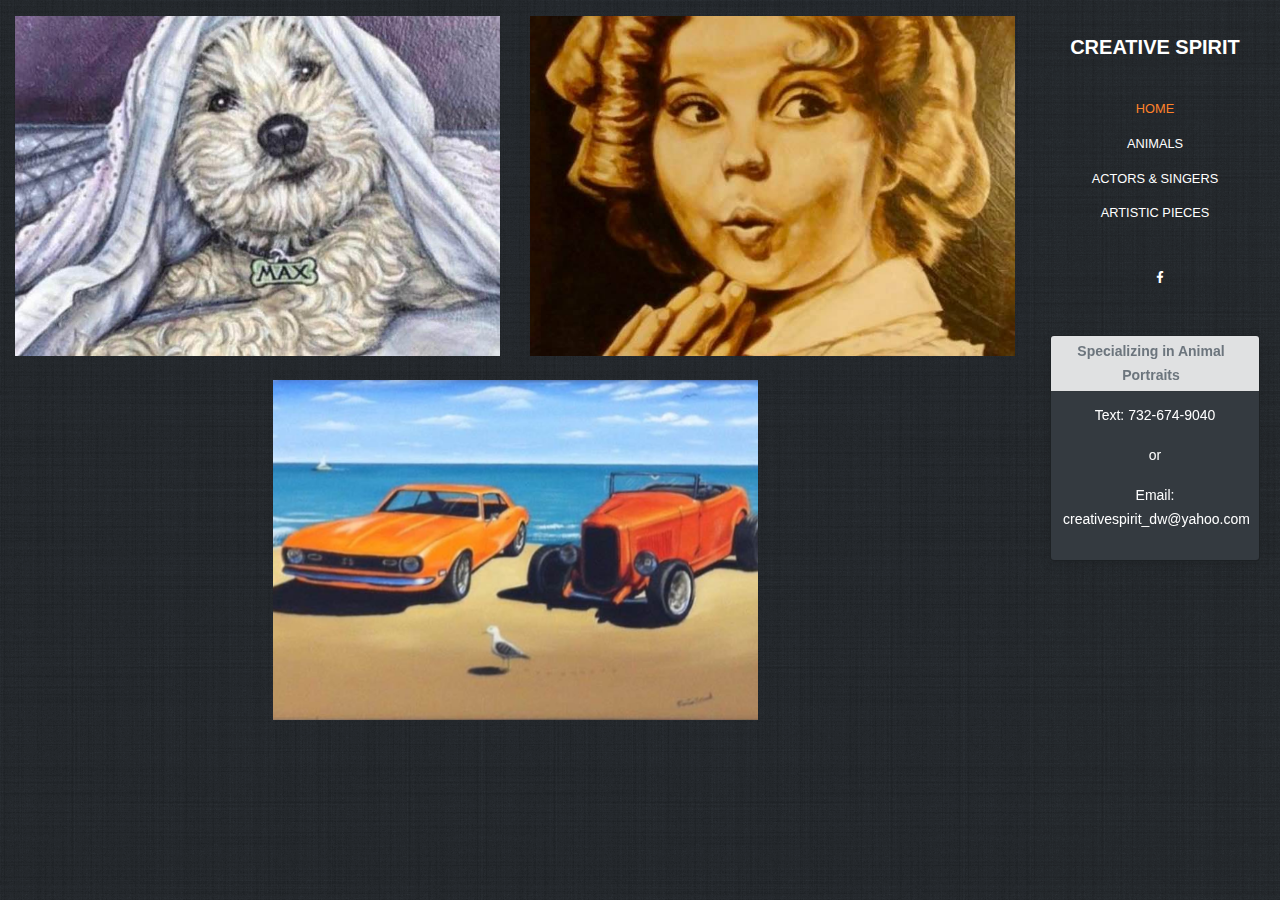
<file: Creative_Spirit/index.html>
<!DOCTYPE html>
<html lang="en" dir="ltr">
  <head>
    <link rel="shortcut icon" href="images/CS.png">
    <meta charset="utf-8">
    <meta name="viewport" content="width=device-width, initial-scale=1, shrink-to-fit=no">
    <title>Creative Spirit - Artist & Sculptor</title>
    <!-- CSS -->
    <link rel="stylesheet" href="fonts/icomoon/style.css">
    <link rel="stylesheet" href="css/bootstrap.min.css">
    <link rel="stylesheet" href="css/magnific-popup.css">
    <link rel="stylesheet" href="css/jquery-ui.css">
    <link rel="stylesheet" href="css/owl.carousel.min.css">
    <link rel="stylesheet" href="css/owl.theme.default.min.css">
    <link rel="stylesheet" href="css/aos.css">
    <link rel="stylesheet" href="css/style.css">
    <!-- # -->

  </head>

  <body>

    <div class="wrap">

      <div class="mobile-menu">
        <div class="mobile-menu-header">
          <div class="mobile-menu-close mt-3">
            <span class="icon-close2 js-menu-toggle"></span>
          </div>
        </div>
        <div class="mobile-menu-body">

        </div>
      </div>
    <header class="header-bar d-flex d-lg-block align-items-center text-center" data-aos="zoom-in">

      <div class="site-logo">
        <a href="index.html">Creative Spirit</a>
      </div>

      <div class="d-inline-block d-xl-none ml-md-0 ml-auto py-3"><a href="#" class="site-menu-toggle js-menu-toggle text-white"><span class="icon-menu h3"></span></a></div>

      <div class="main-menu">
        <!-- # -->
        <ul class="js-clone-nav text-center">
          <li class="active"><a href="index.html">Home</a></li>
          <li><a href="animals.html">Animals</a></li>
          <li><a href="actor.html">Actors & Singers</a></li>
          <li><a href="artpiece.html">Artistic Pieces</a></li>
        </ul>
        <!-- # -->
        <ul class="social js-clone-nav text-center">
          <li><a href="https://www.facebook.com/denise.wood.5623293"><span class="icon-facebook"></span></a></li>
        <!--  <li><a href="#"><span class="icon-pinterest"></span></a></li>   -->
        </ul>

            <div class="toast js-clone-nav bg-dark text-white show" id="myToast" role="alert" aria-live="assertive" aria-atomic="true" data-autohide="false">
              <div class="toast-header">

                <strong>Specializing in Animal Portraits</strong>

                <button type="button" class="ml-2 mb-1 close" data-dismiss="toast" aria-label="Close">
              <!--    <span aria-hidden="true">&times;</span>  -->
                </button>
              </div>
              <div class="toast-body">
                <p>Text: 732-674-9040</p>
                <p>or</p>
                <p>Email: creativespirit_dw@yahoo.com</p>
              </div>
            </div>

        <!-- # -->
      </div>

    </header>

    <main class="main-content">

      <div class="container photos pt-3">
        <div class="row align-items-stretch">
          <!-- container -->
          <div class="col-6 col-md-6 col-lg-6 mb-4" data-aos="fade-out" data-aos-delay"100">
            <a href="animals.html" class="d-block photo-item">
              <img src="images/animal/8.jpg" alt="Animals" class="img-fluid">
              <div class="photo-text-more">
                <h3 class="heading">Animals</h3>
                <span class="meta">9 images</span>
              </div>
            </a>
          </div>
          <!-- # -->
          <div class="col-6 col-md-6 col-lg-6 mb-4" data-aos="fade-out" data-aos-delay="200">
            <a href="nature.html" class="d-block photo-item">
              <img src="images/actor/1.jpg" alt="Actors & Singers" class="img-fluid">
              <div class="photo-text-more">
                <h3 class="heading">Actors & Singers</h3>
                <span class="meta">8 images</span>
              </div>
            </a>
          </div>
          <!-- # -->

          <!-- # -->
          <div class="col-12 col-md-12 col-lg-6 offset-lg-3 mb-4" data-aos="fade-out" data-aos-delay="300">
            <a href="artpiece.html" class="d-block photo-item">
              <img src="images/artpiece/5.png" alt="Artistic Pieces" class="img-fluid">
              <div class="photo-text-more">
                <h3 class="heading">Artistic Pieces</h3>
                <span class="meta">8 images</span>
              </div>
            </a>
          </div>
          <!-- # -->

          <!-- end container -->
        </div>
      </div>

    </main>

    </div>
    <!-- JS -->

    <script src="js/jquery-3.3.1.min.js"></script>
    <script src="js/jquery-migrate-3.0.1.min.js"></script>
    <script src="js/jquery-ui.js"></script>
    <script src="js/popper.min.js"></script>
    <script src="js/bootstrap.min.js"></script>
    <script src="js/owl.carousel.min.js"></script>
    <script src="js/jquery.stellar.min.js"></script>
    <script src="js/jquery.countdown.min.js"></script>
    <script src="js/jquery.magnific-popup.min.js"></script>
    <script src="js/aos.js"></script>
    <script src="js/jquery.fancybox.min.js"></script>

    <script src="js/main.js"></script>


  </body>
</html>
</file>
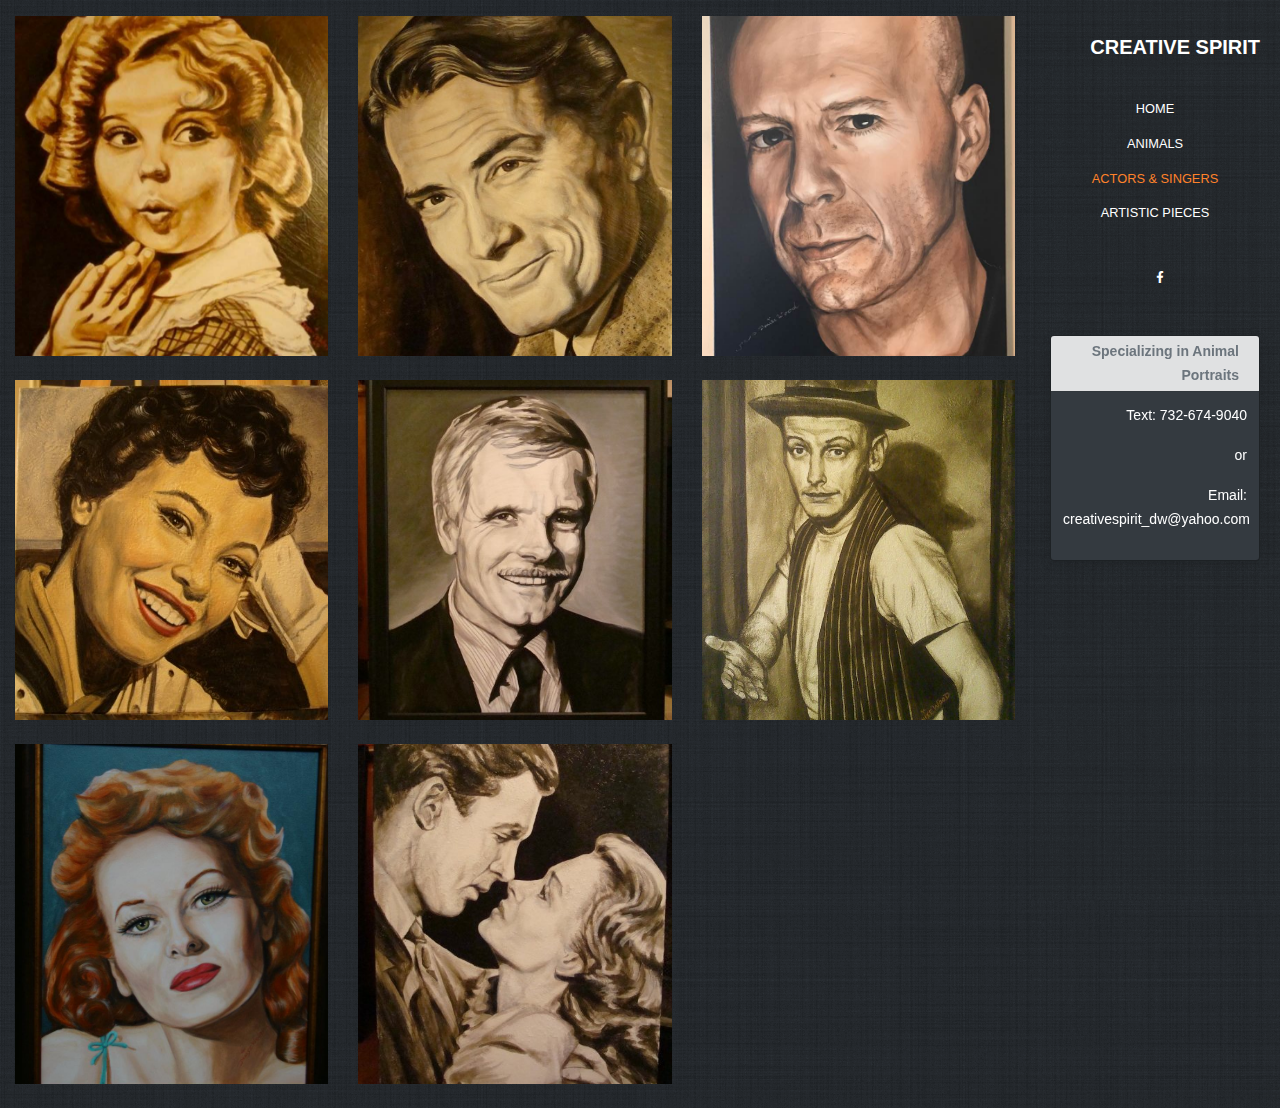
<file: Creative_Spirit/actor.html>
<!DOCTYPE html>
<html lang="en" dir="ltr">
  <head>
    <link rel="shortcut icon" href="images/CS.png">
    <meta charset="utf-8">
    <meta name="viewport" content="width=device-width, initial-scale=1, shrink-to-fit=no">
    <title>Creative Spirit - Animals</title>
    <!-- CSS -->
    <link rel="stylesheet" href="fonts/icomoon/style.css">
    <link rel="stylesheet" href="css/bootstrap.min.css">
    <link rel="stylesheet" href="css/magnific-popup.css">
    <link rel="stylesheet" href="css/jquery-ui.css">
    <link rel="stylesheet" href="css/owl.carousel.min.css">
    <link rel="stylesheet" href="css/owl.theme.default.min.css">
    <link rel="stylesheet" href="css/aos.css">
    <link rel="stylesheet" href="css/style.css">
    <!-- # -->
  </head>

  <body>

    <div class="wrap">

      <div class="mobile-menu">
        <div class="mobile-menu-header">
          <div class="mobile-menu-close mt-3">
            <span class="icon-close2 js-menu-toggle"></span>
          </div>
        </div>
        <div class="mobile-menu-body"></div>
      </div>
      <!-- # -->
      <header class="header-bar d-flex d-lg-block align-items-center" data-aos="zoom-in">

        <div class="site-logo">
          <a href="index.html">Creative Spirit</a>
        </div>

        <div class="d-inline-block d-xl-none ml-md-0 ml-auto py-3"><a href="#" class="site-menu-toggle js-menu-toggle text-white"><span class="icon-menu h3"></span></a></div>

        <div class="main-menu">
          <!-- # -->
          <ul class="js-clone-nav text-center">
            <li><a href="index.html">Home</a></li>
            <li><a href="animals.html">Animals</a></li>
            <li class="active"><a href="actor.html">Actors & Singers</a></li>
            <li><a href="artpiece.html">Artistic Pieces</a></li>
          </ul>
          <!-- # -->
          <ul class="social js-clone-nav text-center">
            <li><a href="https://www.facebook.com/denise.wood.5623293"><span class="icon-facebook"></span></a></li>
          </ul>

          <div class="toast js-clone-nav bg-dark text-white show" id="myToast" role="alert" aria-live="assertive" aria-atomic="true" data-autohide="false">
            <div class="toast-header">

              <strong>Specializing in Animal Portraits</strong>

              <button type="button" class="ml-2 mb-1 close" data-dismiss="toast" aria-label="Close">
            <!--    <span aria-hidden="true">&times;</span>  -->
              </button>
            </div>
            <div class="toast-body">
              <p>Text: 732-674-9040</p>
              <p>or</p>
              <p>Email: creativespirit_dw@yahoo.com</p>
            </div>
          </div>
          <!-- # -->
        </div>

      </header>

      <main class="main-content">

        <div class="container photos pt-3">
          <div class="row align-items-stretch">
            <!-- container -->
            <div class="col-6 col-md-6 col-lg-4 mb-4" data-aos="fade-out">
              <a href="#" class="d-block photo-item">
                <img src="images/actor/1.jpg" alt="" class="img-fluid">
                <div class="photo-text-more">
                  <h3 class="heading">Shirley Temple</h3>
                  <span class="meta"></span>
                </div>
              </a>
            </div>
            <!-- # -->
            <div class="col-6 col-md-6 col-lg-4 mb-4" data-aos="fade-out" data-aos-delay="100">
              <a href="#" class="d-block photo-item">
                <img src="images/actor/2.jpg" alt="" class="img-fluid">
                <div class="photo-text-more">
                  <h3 class="heading"></h3>
                  <span class="meta"></span>
                </div>
              </a>
            </div>
            <!-- # -->
            <div class="col-6 col-md-6 col-lg-4 mb-4" data-aos="fade-out" data-aos-delay="100">
              <a href="#" class="d-block photo-item">
                <img src="images/actor/3.jpg" alt="" class="img-fluid">
                <div class="photo-text-more">
                  <h3 class="heading">Bruce Willis</h3>
                  <span class="meta"></span>
                </div>
              </a>
            </div>
            <!-- # -->
            <div class="col-6 col-md-6 col-lg-4 mb-4" data-aos="fade-out" data-aos-delay="100">
              <a href="#" class="d-block photo-item">
                <img src="images/actor/4.jpg" alt="" class="img-fluid">
                <div class="photo-text-more">
                  <h3 class="heading"></h3>
                  <span class="meta"></span>
                </div>
              </a>
            </div>
            <!-- # -->
            <div class="col-6 col-md-6 col-lg-4 mb-4" data-aos="fade-out" data-aos-delay="100">
              <a href="#" class="d-block photo-item">
                <img src="images/actor/5.jpg" alt="" class="img-fluid">
                <div class="photo-text-more">
                  <h3 class="heading">Ted Turner</h3>
                  <span class="meta"></span>
                </div>
              </a>
            </div>
            <!-- # -->
            <div class="col-6 col-md-6 col-lg-4 mb-4" data-aos="fade-out" data-aos-delay="100">
              <a href="#" class="d-block photo-item">
                <img src="images/actor/6.jpg" alt="" class="img-fluid">
                <div class="photo-text-more">
                  <h3 class="heading">Art Carney</h3>
                  <span class="meta"></span>
                </div>
              </a>
            </div>
            <!-- # -->
            <div class="col-6 col-md-6 col-lg-4 mb-4" data-aos="fade-out" data-aos-delay="100">
              <a href="#" class="d-block photo-item">
                <img src="images/actor/7.jpg" alt="" class="img-fluid">
                <div class="photo-text-more">
                  <h3 class="heading"></h3>
                  <span class="meta"></span>
                </div>
              </a>
            </div>
            <!-- # -->
            <div class="col-6 col-md-6 col-lg-4 mb-4" data-aos="fade-out" data-aos-delay="100">
              <a href="#" class="d-block photo-item">
                <img src="images/actor/8.jpg" alt="" class="img-fluid">
                <div class="photo-text-more">
                  <h3 class="heading"></h3>
                  <span class="meta"></span>
                </div>
              </a>
            </div>
            <!-- end container -->
          </div>
        </div>

      </main>


    </div>

    <!-- JS -->

    <script src="js/jquery-3.3.1.min.js"></script>
    <script src="js/jquery-migrate-3.0.1.min.js"></script>
    <script src="js/jquery-ui.js"></script>
    <script src="js/popper.min.js"></script>
    <script src="js/bootstrap.min.js"></script>
    <script src="js/owl.carousel.min.js"></script>
    <script src="js/jquery.stellar.min.js"></script>
    <script src="js/jquery.countdown.min.js"></script>
    <script src="js/jquery.magnific-popup.min.js"></script>
    <script src="js/aos.js"></script>
    <script src="js/jquery.fancybox.min.js"></script>
    <script src="js/main.js"></script>

  </body>
</html>
</file>
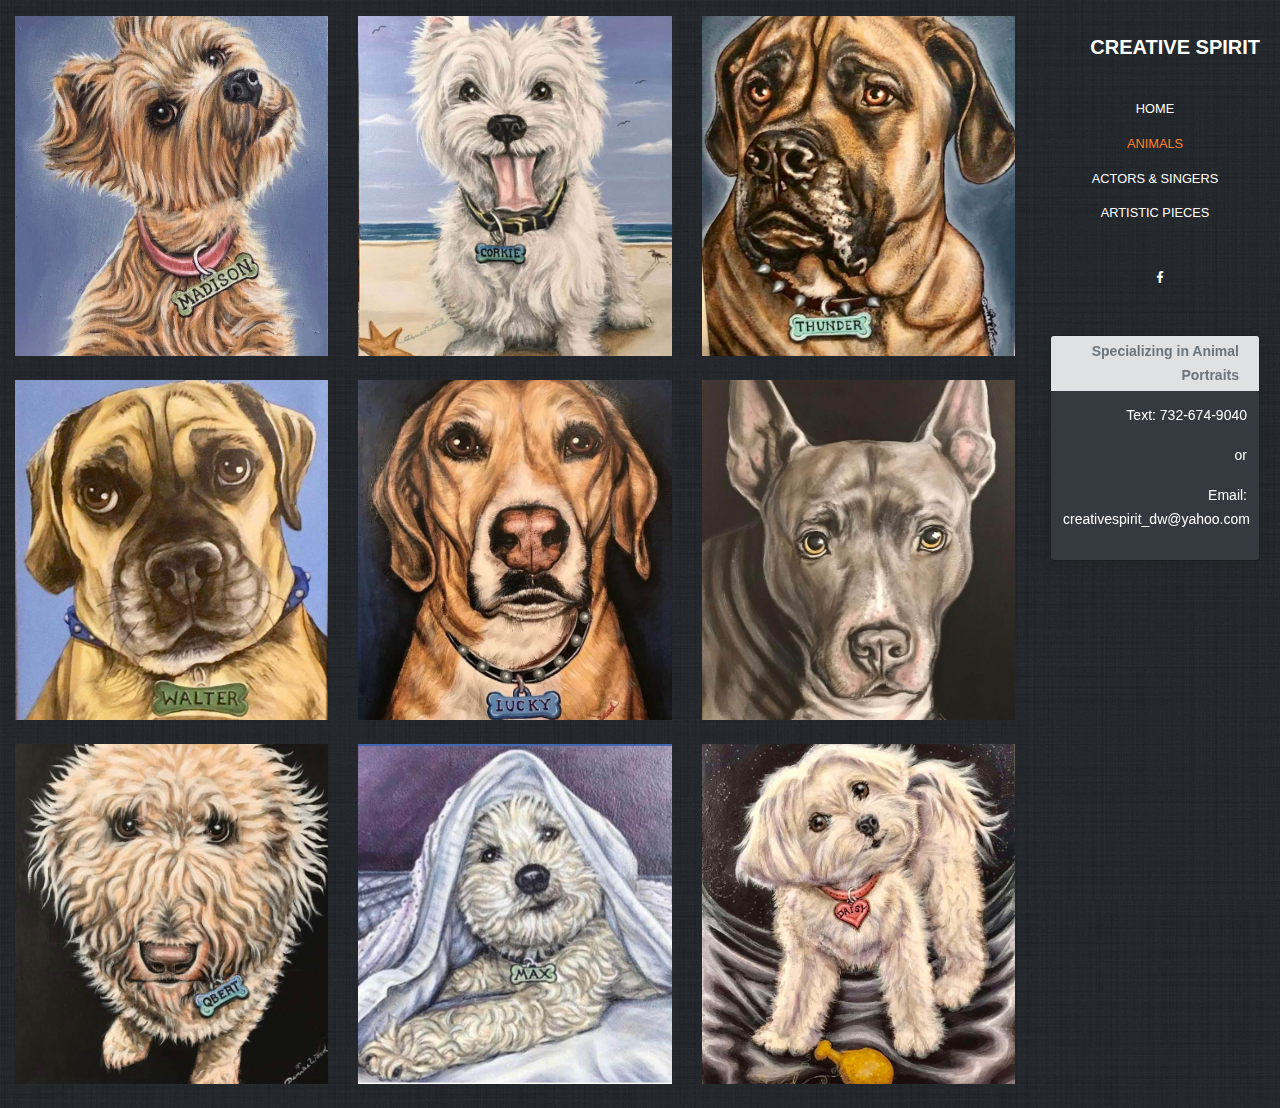
<file: Creative_Spirit/animals.html>
<!DOCTYPE html>
<html lang="en" dir="ltr">
  <head>
    <link rel="shortcut icon" href="images/CS.png">
    <meta charset="utf-8">
    <meta name="viewport" content="width=device-width, initial-scale=1, shrink-to-fit=no">
    <title>Creative Spirit - Animals</title>
    <!-- CSS -->
    <link rel="stylesheet" href="fonts/icomoon/style.css">
    <link rel="stylesheet" href="css/bootstrap.min.css">
    <link rel="stylesheet" href="css/magnific-popup.css">
    <link rel="stylesheet" href="css/jquery-ui.css">
    <link rel="stylesheet" href="css/owl.carousel.min.css">
    <link rel="stylesheet" href="css/owl.theme.default.min.css">
    <link rel="stylesheet" href="css/aos.css">
    <link rel="stylesheet" href="css/style.css">
    <!-- # -->
  </head>

  <body>

    <div class="wrap">

      <div class="mobile-menu">
        <div class="mobile-menu-header">
          <div class="mobile-menu-close mt-3">
            <span class="icon-close2 js-menu-toggle"></span>
          </div>
        </div>
        <div class="mobile-menu-body"></div>
      </div>
      <!-- # -->
      <header class="header-bar d-flex d-lg-block align-items-center" data-aos="zoom-in">

        <div class="site-logo">
          <a href="index.html">Creative Spirit</a>
        </div>

        <div class="d-inline-block d-xl-none ml-md-0 ml-auto py-3"><a href="#" class="site-menu-toggle js-menu-toggle text-white"><span class="icon-menu h3"></span></a></div>

        <div class="main-menu">
          <!-- # -->
          <ul class="js-clone-nav text-center">
            <li><a href="index.html">Home</a></li>
            <li class="active"><a href="animals.html">Animals</a></li>
            <li><a href="actor.html">Actors & Singers</a></li>
            <li><a href="artpiece.html">Artistic Pieces</a></li>
          </ul>
          <!-- # -->
          <ul class="social js-clone-nav text-center">
            <li><a href="https://www.facebook.com/denise.wood.5623293"><span class="icon-facebook"></span></a></li>
          </ul>

          <div class="toast js-clone-nav bg-dark text-white show" id="myToast" role="alert" aria-live="assertive" aria-atomic="true" data-autohide="false">
            <div class="toast-header">

              <strong>Specializing in Animal Portraits</strong>

              <button type="button" class="ml-2 mb-1 close" data-dismiss="toast" aria-label="Close">
            <!--    <span aria-hidden="true">&times;</span>  -->
              </button>
            </div>
            <div class="toast-body">
              <p>Text: 732-674-9040</p>
              <p>or</p>
              <p>Email: creativespirit_dw@yahoo.com</p>
            </div>
          </div>
          <!-- # -->
        </div>

      </header>

      <main class="main-content">

        <div class="container photos pt-3">
          <div class="row align-items-stretch">
            <!-- container -->
            <div class="col-6 col-md-6 col-lg-4 mb-4" data-aos="fade-out">
              <a href="#" class="d-block photo-item">
                <img src="images/animal/1.jpg" alt="Madison" class="img-fluid">
                <div class="photo-text-more">
                  <h3 class="heading">Madison</h3>
                  <span class="meta"></span>
                </div>
              </a>
            </div>
            <!-- # -->
            <div class="col-6 col-md-6 col-lg-4 mb-4" data-aos="fade-out" data-aos-delay="100">
              <a href="#" class="d-block photo-item">
                <img src="images/animal/2.jpg" alt="Corkie" class="img-fluid">
                <div class="photo-text-more">
                  <h3 class="heading">Corkie</h3>
                  <span class="meta"></span>
                </div>
              </a>
            </div>
            <!-- # -->
            <div class="col-6 col-md-6 col-lg-4 mb-4" data-aos="fade-out" data-aos-delay="200">
              <a href="#" class="d-block photo-item">
                <img src="images/animal/3.jpg" alt="Thunder" class="img-fluid">
                <div class="photo-text-more">
                  <h3 class="heading">Thunder</h3>
                  <span class="meta"></span>
                </div>
              </a>
            </div>
            <!-- # -->
            <div class="col-6 col-md-6 col-lg-4 mb-4" data-aos="fade-out" data-aos-delay="150">
              <a href="#" class="d-block photo-item">
                <img src="images/animal/4.jpg" alt="Walter" class="img-fluid">
                <div class="photo-text-more">
                  <h3 class="heading">Walter</h3>
                  <span class="meta"></span>
                </div>
              </a>
            </div>
            <!-- # -->
            <div class="col-6 col-md-6 col-lg-4 mb-4" data-aos="fade-out" data-aos-delay="100">
              <a href="#" class="d-block photo-item">
                <img src="images/animal/5.jpg" alt="Lucky" class="img-fluid">
                <div class="photo-text-more">
                  <h3 class="heading">Lucky</h3>
                  <span class="meta"></span>
                </div>
              </a>
            </div>
            <!-- # -->
            <div class="col-6 col-md-6 col-lg-4 mb-4" data-aos="fade-out" data-aos-delay="200">
              <a href="#" class="d-block photo-item">
                <img src="images/animal/6.jpg" alt="" class="img-fluid">
                <div class="photo-text-more">
                  <h3 class="heading"></h3>
                  <span class="meta"></span>
                </div>
              </a>
            </div>
            <!-- # -->
            <div class="col-6 col-md-6 col-lg-4 mb-4" data-aos="fade-out" data-aos-delay="100">
              <a href="#" class="d-block photo-item">
                <img src="images/animal/7.jpg" alt="Qbert" class="img-fluid">
                <div class="photo-text-more">
                  <h3 class="heading">Qbert</h3>
                  <span class="meta"></span>
                </div>
              </a>
            </div>
            <!-- # -->
            <div class="col-6 col-md-6 col-lg-4 mb-4" data-aos="fade-out" data-aos-delay="200">
              <a href="#" class="d-block photo-item">
                <img src="images/animal/8.jpg" alt="Max" class="img-fluid">
                <div class="photo-text-more">
                  <h3 class="heading">Max</h3>
                  <span class="meta"></span>
                </div>
              </a>
            </div>
            <!-- # -->
            <div class="col-6 col-md-6 col-lg-4 mb-4" data-aos="fade-out" data-aos-delay="100">
              <a href="#" class="d-block photo-item">
                <img src="images/animal/9.jpg" alt="Daisy" class="img-fluid">
                <div class="photo-text-more">
                  <h3 class="heading">Daisy</h3>
                  <span class="meta"></span>
                </div>
              </a>
            </div>
            <!-- end container -->
          </div>
        </div>

      </main>


    </div>

    <!-- JS -->

    <script src="js/jquery-3.3.1.min.js"></script>
    <script src="js/jquery-migrate-3.0.1.min.js"></script>
    <script src="js/jquery-ui.js"></script>
    <script src="js/popper.min.js"></script>
    <script src="js/bootstrap.min.js"></script>
    <script src="js/owl.carousel.min.js"></script>
    <script src="js/jquery.stellar.min.js"></script>
    <script src="js/jquery.countdown.min.js"></script>
    <script src="js/jquery.magnific-popup.min.js"></script>
    <script src="js/aos.js"></script>
    <script src="js/jquery.fancybox.min.js"></script>
    <script src="js/main.js"></script>

  </body>
</html>
</file>
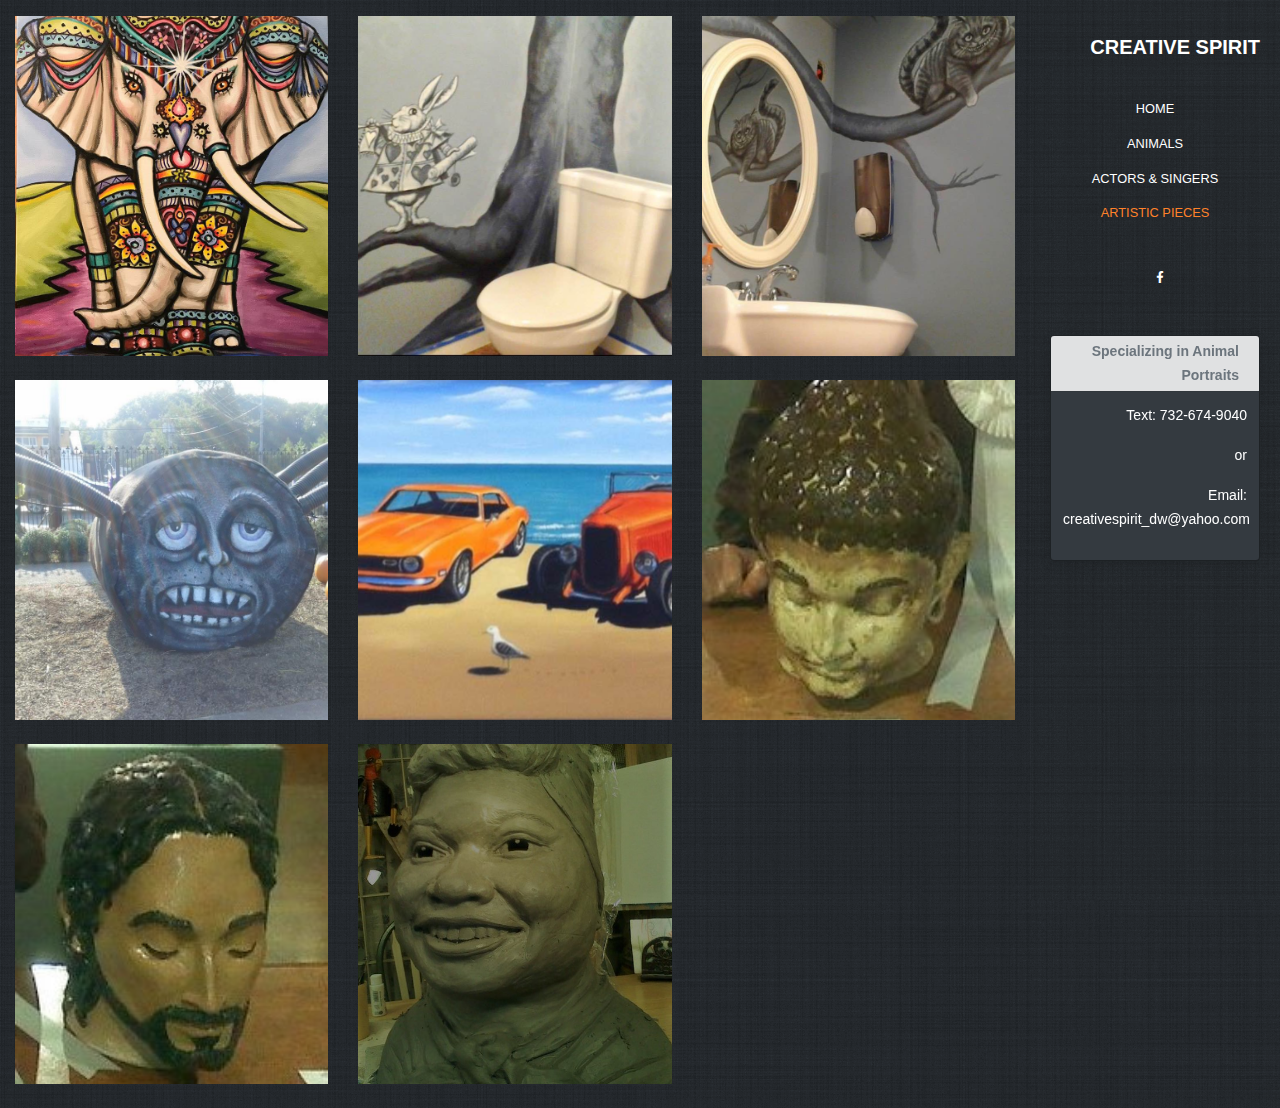
<file: Creative_Spirit/artpiece.html>
<!DOCTYPE html>
<html lang="en" dir="ltr">
  <head>
    <link rel="shortcut icon" href="images/CS.png">
    <meta charset="utf-8">
    <meta name="viewport" content="width=device-width, initial-scale=1, shrink-to-fit=no">
    <title>Creative Spirit - Animals</title>
    <!-- CSS -->
    <link rel="stylesheet" href="fonts/icomoon/style.css">
    <link rel="stylesheet" href="css/bootstrap.min.css">
    <link rel="stylesheet" href="css/magnific-popup.css">
    <link rel="stylesheet" href="css/jquery-ui.css">
    <link rel="stylesheet" href="css/owl.carousel.min.css">
    <link rel="stylesheet" href="css/owl.theme.default.min.css">
    <link rel="stylesheet" href="css/aos.css">
    <link rel="stylesheet" href="css/style.css">
    <!-- # -->
  </head>

  <body>

    <div class="wrap">

      <div class="mobile-menu">
        <div class="mobile-menu-header">
          <div class="mobile-menu-close mt-3">
            <span class="icon-close2 js-menu-toggle"></span>
          </div>
        </div>
        <div class="mobile-menu-body"></div>
      </div>
      <!-- # -->
      <header class="header-bar d-flex d-lg-block align-items-center" data-aos="zoom-in">

        <div class="site-logo">
          <a href="index.html">Creative Spirit</a>
        </div>

        <div class="d-inline-block d-xl-none ml-md-0 ml-auto py-3"><a href="#" class="site-menu-toggle js-menu-toggle text-white"><span class="icon-menu h3"></span></a></div>

        <div class="main-menu">
          <!-- # -->
          <ul class="js-clone-nav text-center">
            <li><a href="index.html">Home</a></li>
            <li><a href="animals.html">Animals</a></li>
            <li><a href="actor.html">Actors & Singers</a></li>
            <li class="active"><a href="artpiece.html">Artistic Pieces</a></li>
          </ul>
          <!-- # -->
          <ul class="social js-clone-nav text-center">
            <li><a href="https://www.facebook.com/denise.wood.5623293"><span class="icon-facebook"></span></a></li>
          </ul>

          <div class="toast js-clone-nav bg-dark text-white show" id="myToast" role="alert" aria-live="assertive" aria-atomic="true" data-autohide="false">
            <div class="toast-header">

              <strong>Specializing in Animal Portraits</strong>

              <button type="button" class="ml-2 mb-1 close" data-dismiss="toast" aria-label="Close">
            <!--    <span aria-hidden="true">&times;</span>  -->
              </button>
            </div>
            <div class="toast-body">
              <p>Text: 732-674-9040</p>
              <p>or</p>
              <p>Email: creativespirit_dw@yahoo.com</p>
            </div>
          </div>
          <!-- # -->
        </div>

      </header>

      <main class="main-content">

        <div class="container photos pt-3">
          <div class="row align-items-stretch">
            <!-- container -->
            <div class="col-6 col-md-6 col-lg-4 mb-4" data-aos="fade-out">
              <a href="#" class="d-block photo-item">
                <img src="images/artpiece/1.jpg" alt="" class="img-fluid">
                <div class="photo-text-more">
                  <h3 class="heading"></h3>
                  <span class="meta"></span>
                </div>
              </a>
            </div>
            <!-- # -->
            <div class="col-6 col-md-6 col-lg-4 mb-4" data-aos="fade-out">
              <a href="#" class="d-block photo-item">
                <img src="images/artpiece/2.jpg" alt="" class="img-fluid">
                <div class="photo-text-more">
                  <h3 class="heading"></h3>
                  <span class="meta"></span>
                </div>
              </a>
            </div>
            <!-- # -->
            <div class="col-6 col-md-6 col-lg-4 mb-4" data-aos="fade-out">
              <a href="#" class="d-block photo-item">
                <img src="images/artpiece/3.jpg" alt="" class="img-fluid">
                <div class="photo-text-more">
                  <h3 class="heading"></h3>
                  <span class="meta"></span>
                </div>
              </a>
            </div>
            <!-- # -->
            <div class="col-6 col-md-6 col-lg-4 mb-4" data-aos="fade-out">
              <a href="#" class="d-block photo-item">
                <img src="images/artpiece/4.jpg" alt="" class="img-fluid">
                <div class="photo-text-more">
                  <h3 class="heading"></h3>
                  <span class="meta"></span>
                </div>
              </a>
            </div>
            <!-- # -->
            <div class="col-6 col-md-6 col-lg-4 mb-4" data-aos="fade-out">
              <a href="#" class="d-block photo-item">
                <img src="images/artpiece/5.png" alt="" class="img-fluid">
                <div class="photo-text-more">
                  <h3 class="heading"></h3>
                  <span class="meta"></span>
                </div>
              </a>
            </div>
            <!-- # -->
            <div class="col-6 col-md-6 col-lg-4 mb-4" data-aos="fade-out">
              <a href="#" class="d-block photo-item">
                <img src="images/artpiece/6.jpg" alt="" class="img-fluid">
                <div class="photo-text-more">
                  <h3 class="heading"></h3>
                  <span class="meta"></span>
                </div>
              </a>
            </div>
            <!-- # -->
            <div class="col-6 col-md-6 col-lg-4 mb-4" data-aos="fade-out">
              <a href="#" class="d-block photo-item">
                <img src="images/artpiece/7.jpg" alt="" class="img-fluid">
                <div class="photo-text-more">
                  <h3 class="heading"></h3>
                  <span class="meta"></span>
                </div>
              </a>
            </div>
            <!-- # -->
            <div class="col-6 col-md-6 col-lg-4 mb-4" data-aos="fade-out">
              <a href="#" class="d-block photo-item">
                <img src="images/artpiece/8.jpg" alt="" class="img-fluid">
                <div class="photo-text-more">
                  <h3 class="heading"></h3>
                  <span class="meta"></span>
                </div>
              </a>
            </div>
            <!-- # -->
            <!-- end container -->
          </div>
        </div>

      </main>


    </div>

    <!-- JS -->

    <script src="js/jquery-3.3.1.min.js"></script>
    <script src="js/jquery-migrate-3.0.1.min.js"></script>
    <script src="js/jquery-ui.js"></script>
    <script src="js/popper.min.js"></script>
    <script src="js/bootstrap.min.js"></script>
    <script src="js/owl.carousel.min.js"></script>
    <script src="js/jquery.stellar.min.js"></script>
    <script src="js/jquery.countdown.min.js"></script>
    <script src="js/jquery.magnific-popup.min.js"></script>
    <script src="js/aos.js"></script>
    <script src="js/jquery.fancybox.min.js"></script>
    <script src="js/main.js"></script>

  </body>
</html>
</file>
<file: Creative_Spirit/fonts/icomoon/style.css>
@font-face {
  font-family: 'icomoon';
  src:  url('fonts/icomoon.eot?10si43');
  src:  url('fonts/icomoon.eot?10si43#iefix') format('embedded-opentype'),
    url('fonts/icomoon.ttf?10si43') format('truetype'),
    url('fonts/icomoon.woff?10si43') format('woff'),
    url('fonts/icomoon.svg?10si43#icomoon') format('svg');
  font-weight: normal;
  font-style: normal;
}

[class^="icon-"], [class*=" icon-"] {
  /* use !important to prevent issues with browser extensions that change fonts */
  font-family: 'icomoon' !important;
  speak: none;
  font-style: normal;
  font-weight: normal;
  font-variant: normal;
  text-transform: none;
  line-height: 1;

  /* Better Font Rendering =========== */
  -webkit-font-smoothing: antialiased;
  -moz-osx-font-smoothing: grayscale;
}

.icon-asterisk:before {
  content: "\f069";
}
.icon-plus:before {
  content: "\f067";
}
.icon-question:before {
  content: "\f128";
}
.icon-minus:before {
  content: "\f068";
}
.icon-glass:before {
  content: "\f000";
}
.icon-music:before {
  content: "\f001";
}
.icon-search:before {
  content: "\f002";
}
.icon-envelope-o:before {
  content: "\f003";
}
.icon-heart:before {
  content: "\f004";
}
.icon-star:before {
  content: "\f005";
}
.icon-star-o:before {
  content: "\f006";
}
.icon-user:before {
  content: "\f007";
}
.icon-film:before {
  content: "\f008";
}
.icon-th-large:before {
  content: "\f009";
}
.icon-th:before {
  content: "\f00a";
}
.icon-th-list:before {
  content: "\f00b";
}
.icon-check:before {
  content: "\f00c";
}
.icon-close:before {
  content: "\f00d";
}
.icon-remove:before {
  content: "\f00d";
}
.icon-times:before {
  content: "\f00d";
}
.icon-search-plus:before {
  content: "\f00e";
}
.icon-search-minus:before {
  content: "\f010";
}
.icon-power-off:before {
  content: "\f011";
}
.icon-signal:before {
  content: "\f012";
}
.icon-cog:before {
  content: "\f013";
}
.icon-gear:before {
  content: "\f013";
}
.icon-trash-o:before {
  content: "\f014";
}
.icon-home:before {
  content: "\f015";
}
.icon-file-o:before {
  content: "\f016";
}
.icon-clock-o:before {
  content: "\f017";
}
.icon-road:before {
  content: "\f018";
}
.icon-download:before {
  content: "\f019";
}
.icon-arrow-circle-o-down:before {
  content: "\f01a";
}
.icon-arrow-circle-o-up:before {
  content: "\f01b";
}
.icon-inbox:before {
  content: "\f01c";
}
.icon-play-circle-o:before {
  content: "\f01d";
}
.icon-repeat:before {
  content: "\f01e";
}
.icon-rotate-right:before {
  content: "\f01e";
}
.icon-refresh:before {
  content: "\f021";
}
.icon-list-alt:before {
  content: "\f022";
}
.icon-lock:before {
  content: "\f023";
}
.icon-flag:before {
  content: "\f024";
}
.icon-headphones:before {
  content: "\f025";
}
.icon-volume-off:before {
  content: "\f026";
}
.icon-volume-down:before {
  content: "\f027";
}
.icon-volume-up:before {
  content: "\f028";
}
.icon-qrcode:before {
  content: "\f029";
}
.icon-barcode:before {
  content: "\f02a";
}
.icon-tag:before {
  content: "\f02b";
}
.icon-tags:before {
  content: "\f02c";
}
.icon-book:before {
  content: "\f02d";
}
.icon-bookmark:before {
  content: "\f02e";
}
.icon-print:before {
  content: "\f02f";
}
.icon-camera:before {
  content: "\f030";
}
.icon-font:before {
  content: "\f031";
}
.icon-bold:before {
  content: "\f032";
}
.icon-italic:before {
  content: "\f033";
}
.icon-text-height:before {
  content: "\f034";
}
.icon-text-width:before {
  content: "\f035";
}
.icon-align-left:before {
  content: "\f036";
}
.icon-align-center:before {
  content: "\f037";
}
.icon-align-right:before {
  content: "\f038";
}
.icon-align-justify:before {
  content: "\f039";
}
.icon-list:before {
  content: "\f03a";
}
.icon-dedent:before {
  content: "\f03b";
}
.icon-outdent:before {
  content: "\f03b";
}
.icon-indent:before {
  content: "\f03c";
}
.icon-video-camera:before {
  content: "\f03d";
}
.icon-image:before {
  content: "\f03e";
}
.icon-photo:before {
  content: "\f03e";
}
.icon-picture-o:before {
  content: "\f03e";
}
.icon-pencil:before {
  content: "\f040";
}
.icon-map-marker:before {
  content: "\f041";
}
.icon-adjust:before {
  content: "\f042";
}
.icon-tint:before {
  content: "\f043";
}
.icon-edit:before {
  content: "\f044";
}
.icon-pencil-square-o:before {
  content: "\f044";
}
.icon-share-square-o:before {
  content: "\f045";
}
.icon-check-square-o:before {
  content: "\f046";
}
.icon-arrows:before {
  content: "\f047";
}
.icon-step-backward:before {
  content: "\f048";
}
.icon-fast-backward:before {
  content: "\f049";
}
.icon-backward:before {
  content: "\f04a";
}
.icon-play:before {
  content: "\f04b";
}
.icon-pause:before {
  content: "\f04c";
}
.icon-stop:before {
  content: "\f04d";
}
.icon-forward:before {
  content: "\f04e";
}
.icon-fast-forward:before {
  content: "\f050";
}
.icon-step-forward:before {
  content: "\f051";
}
.icon-eject:before {
  content: "\f052";
}
.icon-chevron-left:before {
  content: "\f053";
}
.icon-chevron-right:before {
  content: "\f054";
}
.icon-plus-circle:before {
  content: "\f055";
}
.icon-minus-circle:before {
  content: "\f056";
}
.icon-times-circle:before {
  content: "\f057";
}
.icon-check-circle:before {
  content: "\f058";
}
.icon-question-circle:before {
  content: "\f059";
}
.icon-info-circle:before {
  content: "\f05a";
}
.icon-crosshairs:before {
  content: "\f05b";
}
.icon-times-circle-o:before {
  content: "\f05c";
}
.icon-check-circle-o:before {
  content: "\f05d";
}
.icon-ban:before {
  content: "\f05e";
}
.icon-arrow-left:before {
  content: "\f060";
}
.icon-arrow-right:before {
  content: "\f061";
}
.icon-arrow-up:before {
  content: "\f062";
}
.icon-arrow-down:before {
  content: "\f063";
}
.icon-mail-forward:before {
  content: "\f064";
}
.icon-share:before {
  content: "\f064";
}
.icon-expand:before {
  content: "\f065";
}
.icon-compress:before {
  content: "\f066";
}
.icon-exclamation-circle:before {
  content: "\f06a";
}
.icon-gift:before {
  content: "\f06b";
}
.icon-leaf:before {
  content: "\f06c";
}
.icon-fire:before {
  content: "\f06d";
}
.icon-eye:before {
  content: "\f06e";
}
.icon-eye-slash:before {
  content: "\f070";
}
.icon-exclamation-triangle:before {
  content: "\f071";
}
.icon-warning:before {
  content: "\f071";
}
.icon-plane:before {
  content: "\f072";
}
.icon-calendar:before {
  content: "\f073";
}
.icon-random:before {
  content: "\f074";
}
.icon-comment:before {
  content: "\f075";
}
.icon-magnet:before {
  content: "\f076";
}
.icon-chevron-up:before {
  content: "\f077";
}
.icon-chevron-down:before {
  content: "\f078";
}
.icon-retweet:before {
  content: "\f079";
}
.icon-shopping-cart:before {
  content: "\f07a";
}
.icon-folder:before {
  content: "\f07b";
}
.icon-folder-open:before {
  content: "\f07c";
}
.icon-arrows-v:before {
  content: "\f07d";
}
.icon-arrows-h:before {
  content: "\f07e";
}
.icon-bar-chart:before {
  content: "\f080";
}
.icon-bar-chart-o:before {
  content: "\f080";
}
.icon-twitter-square:before {
  content: "\f081";
}
.icon-facebook-square:before {
  content: "\f082";
}
.icon-camera-retro:before {
  content: "\f083";
}
.icon-key:before {
  content: "\f084";
}
.icon-cogs:before {
  content: "\f085";
}
.icon-gears:before {
  content: "\f085";
}
.icon-comments:before {
  content: "\f086";
}
.icon-thumbs-o-up:before {
  content: "\f087";
}
.icon-thumbs-o-down:before {
  content: "\f088";
}
.icon-star-half:before {
  content: "\f089";
}
.icon-heart-o:before {
  content: "\f08a";
}
.icon-sign-out:before {
  content: "\f08b";
}
.icon-linkedin-square:before {
  content: "\f08c";
}
.icon-thumb-tack:before {
  content: "\f08d";
}
.icon-external-link:before {
  content: "\f08e";
}
.icon-sign-in:before {
  content: "\f090";
}
.icon-trophy:before {
  content: "\f091";
}
.icon-github-square:before {
  content: "\f092";
}
.icon-upload:before {
  content: "\f093";
}
.icon-lemon-o:before {
  content: "\f094";
}
.icon-phone:before {
  content: "\f095";
}
.icon-square-o:before {
  content: "\f096";
}
.icon-bookmark-o:before {
  content: "\f097";
}
.icon-phone-square:before {
  content: "\f098";
}
.icon-twitter:before {
  content: "\f099";
}
.icon-facebook:before {
  content: "\f09a";
}
.icon-facebook-f:before {
  content: "\f09a";
}
.icon-github:before {
  content: "\f09b";
}
.icon-unlock:before {
  content: "\f09c";
}
.icon-credit-card:before {
  content: "\f09d";
}
.icon-feed:before {
  content: "\f09e";
}
.icon-rss:before {
  content: "\f09e";
}
.icon-hdd-o:before {
  content: "\f0a0";
}
.icon-bullhorn:before {
  content: "\f0a1";
}
.icon-bell-o:before {
  content: "\f0a2";
}
.icon-certificate:before {
  content: "\f0a3";
}
.icon-hand-o-right:before {
  content: "\f0a4";
}
.icon-hand-o-left:before {
  content: "\f0a5";
}
.icon-hand-o-up:before {
  content: "\f0a6";
}
.icon-hand-o-down:before {
  content: "\f0a7";
}
.icon-arrow-circle-left:before {
  content: "\f0a8";
}
.icon-arrow-circle-right:before {
  content: "\f0a9";
}
.icon-arrow-circle-up:before {
  content: "\f0aa";
}
.icon-arrow-circle-down:before {
  content: "\f0ab";
}
.icon-globe:before {
  content: "\f0ac";
}
.icon-wrench:before {
  content: "\f0ad";
}
.icon-tasks:before {
  content: "\f0ae";
}
.icon-filter:before {
  content: "\f0b0";
}
.icon-briefcase:before {
  content: "\f0b1";
}
.icon-arrows-alt:before {
  content: "\f0b2";
}
.icon-group:before {
  content: "\f0c0";
}
.icon-users:before {
  content: "\f0c0";
}
.icon-chain:before {
  content: "\f0c1";
}
.icon-link:before {
  content: "\f0c1";
}
.icon-cloud:before {
  content: "\f0c2";
}
.icon-flask:before {
  content: "\f0c3";
}
.icon-cut:before {
  content: "\f0c4";
}
.icon-scissors:before {
  content: "\f0c4";
}
.icon-copy:before {
  content: "\f0c5";
}
.icon-files-o:before {
  content: "\f0c5";
}
.icon-paperclip:before {
  content: "\f0c6";
}
.icon-floppy-o:before {
  content: "\f0c7";
}
.icon-save:before {
  content: "\f0c7";
}
.icon-square:before {
  content: "\f0c8";
}
.icon-bars:before {
  content: "\f0c9";
}
.icon-navicon:before {
  content: "\f0c9";
}
.icon-reorder:before {
  content: "\f0c9";
}
.icon-list-ul:before {
  content: "\f0ca";
}
.icon-list-ol:before {
  content: "\f0cb";
}
.icon-strikethrough:before {
  content: "\f0cc";
}
.icon-underline:before {
  content: "\f0cd";
}
.icon-table:before {
  content: "\f0ce";
}
.icon-magic:before {
  content: "\f0d0";
}
.icon-truck:before {
  content: "\f0d1";
}
.icon-pinterest:before {
  content: "\f0d2";
}
.icon-pinterest-square:before {
  content: "\f0d3";
}
.icon-google-plus-square:before {
  content: "\f0d4";
}
.icon-google-plus:before {
  content: "\f0d5";
}
.icon-money:before {
  content: "\f0d6";
}
.icon-caret-down:before {
  content: "\f0d7";
}
.icon-caret-up:before {
  content: "\f0d8";
}
.icon-caret-left:before {
  content: "\f0d9";
}
.icon-caret-right:before {
  content: "\f0da";
}
.icon-columns:before {
  content: "\f0db";
}
.icon-sort:before {
  content: "\f0dc";
}
.icon-unsorted:before {
  content: "\f0dc";
}
.icon-sort-desc:before {
  content: "\f0dd";
}
.icon-sort-down:before {
  content: "\f0dd";
}
.icon-sort-asc:before {
  content: "\f0de";
}
.icon-sort-up:before {
  content: "\f0de";
}
.icon-envelope:before {
  content: "\f0e0";
}
.icon-linkedin:before {
  content: "\f0e1";
}
.icon-rotate-left:before {
  content: "\f0e2";
}
.icon-undo:before {
  content: "\f0e2";
}
.icon-gavel:before {
  content: "\f0e3";
}
.icon-legal:before {
  content: "\f0e3";
}
.icon-dashboard:before {
  content: "\f0e4";
}
.icon-tachometer:before {
  content: "\f0e4";
}
.icon-comment-o:before {
  content: "\f0e5";
}
.icon-comments-o:before {
  content: "\f0e6";
}
.icon-bolt:before {
  content: "\f0e7";
}
.icon-flash:before {
  content: "\f0e7";
}
.icon-sitemap:before {
  content: "\f0e8";
}
.icon-umbrella:before {
  content: "\f0e9";
}
.icon-clipboard:before {
  content: "\f0ea";
}
.icon-paste:before {
  content: "\f0ea";
}
.icon-lightbulb-o:before {
  content: "\f0eb";
}
.icon-exchange:before {
  content: "\f0ec";
}
.icon-cloud-download:before {
  content: "\f0ed";
}
.icon-cloud-upload:before {
  content: "\f0ee";
}
.icon-user-md:before {
  content: "\f0f0";
}
.icon-stethoscope:before {
  content: "\f0f1";
}
.icon-suitcase:before {
  content: "\f0f2";
}
.icon-bell:before {
  content: "\f0f3";
}
.icon-coffee:before {
  content: "\f0f4";
}
.icon-cutlery:before {
  content: "\f0f5";
}
.icon-file-text-o:before {
  content: "\f0f6";
}
.icon-building-o:before {
  content: "\f0f7";
}
.icon-hospital-o:before {
  content: "\f0f8";
}
.icon-ambulance:before {
  content: "\f0f9";
}
.icon-medkit:before {
  content: "\f0fa";
}
.icon-fighter-jet:before {
  content: "\f0fb";
}
.icon-beer:before {
  content: "\f0fc";
}
.icon-h-square:before {
  content: "\f0fd";
}
.icon-plus-square:before {
  content: "\f0fe";
}
.icon-angle-double-left:before {
  content: "\f100";
}
.icon-angle-double-right:before {
  content: "\f101";
}
.icon-angle-double-up:before {
  content: "\f102";
}
.icon-angle-double-down:before {
  content: "\f103";
}
.icon-angle-left:before {
  content: "\f104";
}
.icon-angle-right:before {
  content: "\f105";
}
.icon-angle-up:before {
  content: "\f106";
}
.icon-angle-down:before {
  content: "\f107";
}
.icon-desktop:before {
  content: "\f108";
}
.icon-laptop:before {
  content: "\f109";
}
.icon-tablet:before {
  content: "\f10a";
}
.icon-mobile:before {
  content: "\f10b";
}
.icon-mobile-phone:before {
  content: "\f10b";
}
.icon-circle-o:before {
  content: "\f10c";
}
.icon-quote-left:before {
  content: "\f10d";
}
.icon-quote-right:before {
  content: "\f10e";
}
.icon-spinner:before {
  content: "\f110";
}
.icon-circle:before {
  content: "\f111";
}
.icon-mail-reply:before {
  content: "\f112";
}
.icon-reply:before {
  content: "\f112";
}
.icon-github-alt:before {
  content: "\f113";
}
.icon-folder-o:before {
  content: "\f114";
}
.icon-folder-open-o:before {
  content: "\f115";
}
.icon-smile-o:before {
  content: "\f118";
}
.icon-frown-o:before {
  content: "\f119";
}
.icon-meh-o:before {
  content: "\f11a";
}
.icon-gamepad:before {
  content: "\f11b";
}
.icon-keyboard-o:before {
  content: "\f11c";
}
.icon-flag-o:before {
  content: "\f11d";
}
.icon-flag-checkered:before {
  content: "\f11e";
}
.icon-terminal:before {
  content: "\f120";
}
.icon-code:before {
  content: "\f121";
}
.icon-mail-reply-all:before {
  content: "\f122";
}
.icon-reply-all:before {
  content: "\f122";
}
.icon-star-half-empty:before {
  content: "\f123";
}
.icon-star-half-full:before {
  content: "\f123";
}
.icon-star-half-o:before {
  content: "\f123";
}
.icon-location-arrow:before {
  content: "\f124";
}
.icon-crop:before {
  content: "\f125";
}
.icon-code-fork:before {
  content: "\f126";
}
.icon-chain-broken:before {
  content: "\f127";
}
.icon-unlink:before {
  content: "\f127";
}
.icon-info:before {
  content: "\f129";
}
.icon-exclamation:before {
  content: "\f12a";
}
.icon-superscript:before {
  content: "\f12b";
}
.icon-subscript:before {
  content: "\f12c";
}
.icon-eraser:before {
  content: "\f12d";
}
.icon-puzzle-piece:before {
  content: "\f12e";
}
.icon-microphone:before {
  content: "\f130";
}
.icon-microphone-slash:before {
  content: "\f131";
}
.icon-shield:before {
  content: "\f132";
}
.icon-calendar-o:before {
  content: "\f133";
}
.icon-fire-extinguisher:before {
  content: "\f134";
}
.icon-rocket:before {
  content: "\f135";
}
.icon-maxcdn:before {
  content: "\f136";
}
.icon-chevron-circle-left:before {
  content: "\f137";
}
.icon-chevron-circle-right:before {
  content: "\f138";
}
.icon-chevron-circle-up:before {
  content: "\f139";
}
.icon-chevron-circle-down:before {
  content: "\f13a";
}
.icon-html5:before {
  content: "\f13b";
}
.icon-css3:before {
  content: "\f13c";
}
.icon-anchor:before {
  content: "\f13d";
}
.icon-unlock-alt:before {
  content: "\f13e";
}
.icon-bullseye:before {
  content: "\f140";
}
.icon-ellipsis-h:before {
  content: "\f141";
}
.icon-ellipsis-v:before {
  content: "\f142";
}
.icon-rss-square:before {
  content: "\f143";
}
.icon-play-circle:before {
  content: "\f144";
}
.icon-ticket:before {
  content: "\f145";
}
.icon-minus-square:before {
  content: "\f146";
}
.icon-minus-square-o:before {
  content: "\f147";
}
.icon-level-up:before {
  content: "\f148";
}
.icon-level-down:before {
  content: "\f149";
}
.icon-check-square:before {
  content: "\f14a";
}
.icon-pencil-square:before {
  content: "\f14b";
}
.icon-external-link-square:before {
  content: "\f14c";
}
.icon-share-square:before {
  content: "\f14d";
}
.icon-compass:before {
  content: "\f14e";
}
.icon-caret-square-o-down:before {
  content: "\f150";
}
.icon-toggle-down:before {
  content: "\f150";
}
.icon-caret-square-o-up:before {
  content: "\f151";
}
.icon-toggle-up:before {
  content: "\f151";
}
.icon-caret-square-o-right:before {
  content: "\f152";
}
.icon-toggle-right:before {
  content: "\f152";
}
.icon-eur:before {
  content: "\f153";
}
.icon-euro:before {
  content: "\f153";
}
.icon-gbp:before {
  content: "\f154";
}
.icon-dollar:before {
  content: "\f155";
}
.icon-usd:before {
  content: "\f155";
}
.icon-inr:before {
  content: "\f156";
}
.icon-rupee:before {
  content: "\f156";
}
.icon-cny:before {
  content: "\f157";
}
.icon-jpy:before {
  content: "\f157";
}
.icon-rmb:before {
  content: "\f157";
}
.icon-yen:before {
  content: "\f157";
}
.icon-rouble:before {
  content: "\f158";
}
.icon-rub:before {
  content: "\f158";
}
.icon-ruble:before {
  content: "\f158";
}
.icon-krw:before {
  content: "\f159";
}
.icon-won:before {
  content: "\f159";
}
.icon-bitcoin:before {
  content: "\f15a";
}
.icon-btc:before {
  content: "\f15a";
}
.icon-file:before {
  content: "\f15b";
}
.icon-file-text:before {
  content: "\f15c";
}
.icon-sort-alpha-asc:before {
  content: "\f15d";
}
.icon-sort-alpha-desc:before {
  content: "\f15e";
}
.icon-sort-amount-asc:before {
  content: "\f160";
}
.icon-sort-amount-desc:before {
  content: "\f161";
}
.icon-sort-numeric-asc:before {
  content: "\f162";
}
.icon-sort-numeric-desc:before {
  content: "\f163";
}
.icon-thumbs-up:before {
  content: "\f164";
}
.icon-thumbs-down:before {
  content: "\f165";
}
.icon-youtube-square:before {
  content: "\f166";
}
.icon-youtube:before {
  content: "\f167";
}
.icon-xing:before {
  content: "\f168";
}
.icon-xing-square:before {
  content: "\f169";
}
.icon-youtube-play:before {
  content: "\f16a";
}
.icon-dropbox:before {
  content: "\f16b";
}
.icon-stack-overflow:before {
  content: "\f16c";
}
.icon-instagram:before {
  content: "\f16d";
}
.icon-flickr:before {
  content: "\f16e";
}
.icon-adn:before {
  content: "\f170";
}
.icon-bitbucket:before {
  content: "\f171";
}
.icon-bitbucket-square:before {
  content: "\f172";
}
.icon-tumblr:before {
  content: "\f173";
}
.icon-tumblr-square:before {
  content: "\f174";
}
.icon-long-arrow-down:before {
  content: "\f175";
}
.icon-long-arrow-up:before {
  content: "\f176";
}
.icon-long-arrow-left:before {
  content: "\f177";
}
.icon-long-arrow-right:before {
  content: "\f178";
}
.icon-apple:before {
  content: "\f179";
}
.icon-windows:before {
  content: "\f17a";
}
.icon-android:before {
  content: "\f17b";
}
.icon-linux:before {
  content: "\f17c";
}
.icon-dribbble:before {
  content: "\f17d";
}
.icon-skype:before {
  content: "\f17e";
}
.icon-foursquare:before {
  content: "\f180";
}
.icon-trello:before {
  content: "\f181";
}
.icon-female:before {
  content: "\f182";
}
.icon-male:before {
  content: "\f183";
}
.icon-gittip:before {
  content: "\f184";
}
.icon-gratipay:before {
  content: "\f184";
}
.icon-sun-o:before {
  content: "\f185";
}
.icon-moon-o:before {
  content: "\f186";
}
.icon-archive:before {
  content: "\f187";
}
.icon-bug:before {
  content: "\f188";
}
.icon-vk:before {
  content: "\f189";
}
.icon-weibo:before {
  content: "\f18a";
}
.icon-renren:before {
  content: "\f18b";
}
.icon-pagelines:before {
  content: "\f18c";
}
.icon-stack-exchange:before {
  content: "\f18d";
}
.icon-arrow-circle-o-right:before {
  content: "\f18e";
}
.icon-arrow-circle-o-left:before {
  content: "\f190";
}
.icon-caret-square-o-left:before {
  content: "\f191";
}
.icon-toggle-left:before {
  content: "\f191";
}
.icon-dot-circle-o:before {
  content: "\f192";
}
.icon-wheelchair:before {
  content: "\f193";
}
.icon-vimeo-square:before {
  content: "\f194";
}
.icon-try:before {
  content: "\f195";
}
.icon-turkish-lira:before {
  content: "\f195";
}
.icon-plus-square-o:before {
  content: "\f196";
}
.icon-space-shuttle:before {
  content: "\f197";
}
.icon-slack:before {
  content: "\f198";
}
.icon-envelope-square:before {
  content: "\f199";
}
.icon-wordpress:before {
  content: "\f19a";
}
.icon-openid:before {
  content: "\f19b";
}
.icon-bank:before {
  content: "\f19c";
}
.icon-institution:before {
  content: "\f19c";
}
.icon-university:before {
  content: "\f19c";
}
.icon-graduation-cap:before {
  content: "\f19d";
}
.icon-mortar-board:before {
  content: "\f19d";
}
.icon-yahoo:before {
  content: "\f19e";
}
.icon-google:before {
  content: "\f1a0";
}
.icon-reddit:before {
  content: "\f1a1";
}
.icon-reddit-square:before {
  content: "\f1a2";
}
.icon-stumbleupon-circle:before {
  content: "\f1a3";
}
.icon-stumbleupon:before {
  content: "\f1a4";
}
.icon-delicious:before {
  content: "\f1a5";
}
.icon-digg:before {
  content: "\f1a6";
}
.icon-pied-piper-pp:before {
  content: "\f1a7";
}
.icon-pied-piper-alt:before {
  content: "\f1a8";
}
.icon-drupal:before {
  content: "\f1a9";
}
.icon-joomla:before {
  content: "\f1aa";
}
.icon-language:before {
  content: "\f1ab";
}
.icon-fax:before {
  content: "\f1ac";
}
.icon-building:before {
  content: "\f1ad";
}
.icon-child:before {
  content: "\f1ae";
}
.icon-paw:before {
  content: "\f1b0";
}
.icon-spoon:before {
  content: "\f1b1";
}
.icon-cube:before {
  content: "\f1b2";
}
.icon-cubes:before {
  content: "\f1b3";
}
.icon-behance:before {
  content: "\f1b4";
}
.icon-behance-square:before {
  content: "\f1b5";
}
.icon-steam:before {
  content: "\f1b6";
}
.icon-steam-square:before {
  content: "\f1b7";
}
.icon-recycle:before {
  content: "\f1b8";
}
.icon-automobile:before {
  content: "\f1b9";
}
.icon-car:before {
  content: "\f1b9";
}
.icon-cab:before {
  content: "\f1ba";
}
.icon-taxi:before {
  content: "\f1ba";
}
.icon-tree:before {
  content: "\f1bb";
}
.icon-spotify:before {
  content: "\f1bc";
}
.icon-deviantart:before {
  content: "\f1bd";
}
.icon-soundcloud:before {
  content: "\f1be";
}
.icon-database:before {
  content: "\f1c0";
}
.icon-file-pdf-o:before {
  content: "\f1c1";
}
.icon-file-word-o:before {
  content: "\f1c2";
}
.icon-file-excel-o:before {
  content: "\f1c3";
}
.icon-file-powerpoint-o:before {
  content: "\f1c4";
}
.icon-file-image-o:before {
  content: "\f1c5";
}
.icon-file-photo-o:before {
  content: "\f1c5";
}
.icon-file-picture-o:before {
  content: "\f1c5";
}
.icon-file-archive-o:before {
  content: "\f1c6";
}
.icon-file-zip-o:before {
  content: "\f1c6";
}
.icon-file-audio-o:before {
  content: "\f1c7";
}
.icon-file-sound-o:before {
  content: "\f1c7";
}
.icon-file-movie-o:before {
  content: "\f1c8";
}
.icon-file-video-o:before {
  content: "\f1c8";
}
.icon-file-code-o:before {
  content: "\f1c9";
}
.icon-vine:before {
  content: "\f1ca";
}
.icon-codepen:before {
  content: "\f1cb";
}
.icon-jsfiddle:before {
  content: "\f1cc";
}
.icon-life-bouy:before {
  content: "\f1cd";
}
.icon-life-buoy:before {
  content: "\f1cd";
}
.icon-life-ring:before {
  content: "\f1cd";
}
.icon-life-saver:before {
  content: "\f1cd";
}
.icon-support:before {
  content: "\f1cd";
}
.icon-circle-o-notch:before {
  content: "\f1ce";
}
.icon-ra:before {
  content: "\f1d0";
}
.icon-rebel:before {
  content: "\f1d0";
}
.icon-resistance:before {
  content: "\f1d0";
}
.icon-empire:before {
  content: "\f1d1";
}
.icon-ge:before {
  content: "\f1d1";
}
.icon-git-square:before {
  content: "\f1d2";
}
.icon-git:before {
  content: "\f1d3";
}
.icon-hacker-news:before {
  content: "\f1d4";
}
.icon-y-combinator-square:before {
  content: "\f1d4";
}
.icon-yc-square:before {
  content: "\f1d4";
}
.icon-tencent-weibo:before {
  content: "\f1d5";
}
.icon-qq:before {
  content: "\f1d6";
}
.icon-wechat:before {
  content: "\f1d7";
}
.icon-weixin:before {
  content: "\f1d7";
}
.icon-paper-plane:before {
  content: "\f1d8";
}
.icon-send:before {
  content: "\f1d8";
}
.icon-paper-plane-o:before {
  content: "\f1d9";
}
.icon-send-o:before {
  content: "\f1d9";
}
.icon-history:before {
  content: "\f1da";
}
.icon-circle-thin:before {
  content: "\f1db";
}
.icon-header:before {
  content: "\f1dc";
}
.icon-paragraph:before {
  content: "\f1dd";
}
.icon-sliders:before {
  content: "\f1de";
}
.icon-share-alt:before {
  content: "\f1e0";
}
.icon-share-alt-square:before {
  content: "\f1e1";
}
.icon-bomb:before {
  content: "\f1e2";
}
.icon-futbol-o:before {
  content: "\f1e3";
}
.icon-soccer-ball-o:before {
  content: "\f1e3";
}
.icon-tty:before {
  content: "\f1e4";
}
.icon-binoculars:before {
  content: "\f1e5";
}
.icon-plug:before {
  content: "\f1e6";
}
.icon-slideshare:before {
  content: "\f1e7";
}
.icon-twitch:before {
  content: "\f1e8";
}
.icon-yelp:before {
  content: "\f1e9";
}
.icon-newspaper-o:before {
  content: "\f1ea";
}
.icon-wifi:before {
  content: "\f1eb";
}
.icon-calculator:before {
  content: "\f1ec";
}
.icon-paypal:before {
  content: "\f1ed";
}
.icon-google-wallet:before {
  content: "\f1ee";
}
.icon-cc-visa:before {
  content: "\f1f0";
}
.icon-cc-mastercard:before {
  content: "\f1f1";
}
.icon-cc-discover:before {
  content: "\f1f2";
}
.icon-cc-amex:before {
  content: "\f1f3";
}
.icon-cc-paypal:before {
  content: "\f1f4";
}
.icon-cc-stripe:before {
  content: "\f1f5";
}
.icon-bell-slash:before {
  content: "\f1f6";
}
.icon-bell-slash-o:before {
  content: "\f1f7";
}
.icon-trash:before {
  content: "\f1f8";
}
.icon-copyright:before {
  content: "\f1f9";
}
.icon-at:before {
  content: "\f1fa";
}
.icon-eyedropper:before {
  content: "\f1fb";
}
.icon-paint-brush:before {
  content: "\f1fc";
}
.icon-birthday-cake:before {
  content: "\f1fd";
}
.icon-area-chart:before {
  content: "\f1fe";
}
.icon-pie-chart:before {
  content: "\f200";
}
.icon-line-chart:before {
  content: "\f201";
}
.icon-lastfm:before {
  content: "\f202";
}
.icon-lastfm-square:before {
  content: "\f203";
}
.icon-toggle-off:before {
  content: "\f204";
}
.icon-toggle-on:before {
  content: "\f205";
}
.icon-bicycle:before {
  content: "\f206";
}
.icon-bus:before {
  content: "\f207";
}
.icon-ioxhost:before {
  content: "\f208";
}
.icon-angellist:before {
  content: "\f209";
}
.icon-cc:before {
  content: "\f20a";
}
.icon-ils:before {
  content: "\f20b";
}
.icon-shekel:before {
  content: "\f20b";
}
.icon-sheqel:before {
  content: "\f20b";
}
.icon-meanpath:before {
  content: "\f20c";
}
.icon-buysellads:before {
  content: "\f20d";
}
.icon-connectdevelop:before {
  content: "\f20e";
}
.icon-dashcube:before {
  content: "\f210";
}
.icon-forumbee:before {
  content: "\f211";
}
.icon-leanpub:before {
  content: "\f212";
}
.icon-sellsy:before {
  content: "\f213";
}
.icon-shirtsinbulk:before {
  content: "\f214";
}
.icon-simplybuilt:before {
  content: "\f215";
}
.icon-skyatlas:before {
  content: "\f216";
}
.icon-cart-plus:before {
  content: "\f217";
}
.icon-cart-arrow-down:before {
  content: "\f218";
}
.icon-diamond:before {
  content: "\f219";
}
.icon-ship:before {
  content: "\f21a";
}
.icon-user-secret:before {
  content: "\f21b";
}
.icon-motorcycle:before {
  content: "\f21c";
}
.icon-street-view:before {
  content: "\f21d";
}
.icon-heartbeat:before {
  content: "\f21e";
}
.icon-venus:before {
  content: "\f221";
}
.icon-mars:before {
  content: "\f222";
}
.icon-mercury:before {
  content: "\f223";
}
.icon-intersex:before {
  content: "\f224";
}
.icon-transgender:before {
  content: "\f224";
}
.icon-transgender-alt:before {
  content: "\f225";
}
.icon-venus-double:before {
  content: "\f226";
}
.icon-mars-double:before {
  content: "\f227";
}
.icon-venus-mars:before {
  content: "\f228";
}
.icon-mars-stroke:before {
  content: "\f229";
}
.icon-mars-stroke-v:before {
  content: "\f22a";
}
.icon-mars-stroke-h:before {
  content: "\f22b";
}
.icon-neuter:before {
  content: "\f22c";
}
.icon-genderless:before {
  content: "\f22d";
}
.icon-facebook-official:before {
  content: "\f230";
}
.icon-pinterest-p:before {
  content: "\f231";
}
.icon-whatsapp:before {
  content: "\f232";
}
.icon-server:before {
  content: "\f233";
}
.icon-user-plus:before {
  content: "\f234";
}
.icon-user-times:before {
  content: "\f235";
}
.icon-bed:before {
  content: "\f236";
}
.icon-hotel:before {
  content: "\f236";
}
.icon-viacoin:before {
  content: "\f237";
}
.icon-train:before {
  content: "\f238";
}
.icon-subway:before {
  content: "\f239";
}
.icon-medium:before {
  content: "\f23a";
}
.icon-y-combinator:before {
  content: "\f23b";
}
.icon-yc:before {
  content: "\f23b";
}
.icon-optin-monster:before {
  content: "\f23c";
}
.icon-opencart:before {
  content: "\f23d";
}
.icon-expeditedssl:before {
  content: "\f23e";
}
.icon-battery:before {
  content: "\f240";
}
.icon-battery-4:before {
  content: "\f240";
}
.icon-battery-full:before {
  content: "\f240";
}
.icon-battery-3:before {
  content: "\f241";
}
.icon-battery-three-quarters:before {
  content: "\f241";
}
.icon-battery-2:before {
  content: "\f242";
}
.icon-battery-half:before {
  content: "\f242";
}
.icon-battery-1:before {
  content: "\f243";
}
.icon-battery-quarter:before {
  content: "\f243";
}
.icon-battery-0:before {
  content: "\f244";
}
.icon-battery-empty:before {
  content: "\f244";
}
.icon-mouse-pointer:before {
  content: "\f245";
}
.icon-i-cursor:before {
  content: "\f246";
}
.icon-object-group:before {
  content: "\f247";
}
.icon-object-ungroup:before {
  content: "\f248";
}
.icon-sticky-note:before {
  content: "\f249";
}
.icon-sticky-note-o:before {
  content: "\f24a";
}
.icon-cc-jcb:before {
  content: "\f24b";
}
.icon-cc-diners-club:before {
  content: "\f24c";
}
.icon-clone:before {
  content: "\f24d";
}
.icon-balance-scale:before {
  content: "\f24e";
}
.icon-hourglass-o:before {
  content: "\f250";
}
.icon-hourglass-1:before {
  content: "\f251";
}
.icon-hourglass-start:before {
  content: "\f251";
}
.icon-hourglass-2:before {
  content: "\f252";
}
.icon-hourglass-half:before {
  content: "\f252";
}
.icon-hourglass-3:before {
  content: "\f253";
}
.icon-hourglass-end:before {
  content: "\f253";
}
.icon-hourglass:before {
  content: "\f254";
}
.icon-hand-grab-o:before {
  content: "\f255";
}
.icon-hand-rock-o:before {
  content: "\f255";
}
.icon-hand-paper-o:before {
  content: "\f256";
}
.icon-hand-stop-o:before {
  content: "\f256";
}
.icon-hand-scissors-o:before {
  content: "\f257";
}
.icon-hand-lizard-o:before {
  content: "\f258";
}
.icon-hand-spock-o:before {
  content: "\f259";
}
.icon-hand-pointer-o:before {
  content: "\f25a";
}
.icon-hand-peace-o:before {
  content: "\f25b";
}
.icon-trademark:before {
  content: "\f25c";
}
.icon-registered:before {
  content: "\f25d";
}
.icon-creative-commons:before {
  content: "\f25e";
}
.icon-gg:before {
  content: "\f260";
}
.icon-gg-circle:before {
  content: "\f261";
}
.icon-tripadvisor:before {
  content: "\f262";
}
.icon-odnoklassniki:before {
  content: "\f263";
}
.icon-odnoklassniki-square:before {
  content: "\f264";
}
.icon-get-pocket:before {
  content: "\f265";
}
.icon-wikipedia-w:before {
  content: "\f266";
}
.icon-safari:before {
  content: "\f267";
}
.icon-chrome:before {
  content: "\f268";
}
.icon-firefox:before {
  content: "\f269";
}
.icon-opera:before {
  content: "\f26a";
}
.icon-internet-explorer:before {
  content: "\f26b";
}
.icon-television:before {
  content: "\f26c";
}
.icon-tv:before {
  content: "\f26c";
}
.icon-contao:before {
  content: "\f26d";
}
.icon-500px:before {
  content: "\f26e";
}
.icon-amazon:before {
  content: "\f270";
}
.icon-calendar-plus-o:before {
  content: "\f271";
}
.icon-calendar-minus-o:before {
  content: "\f272";
}
.icon-calendar-times-o:before {
  content: "\f273";
}
.icon-calendar-check-o:before {
  content: "\f274";
}
.icon-industry:before {
  content: "\f275";
}
.icon-map-pin:before {
  content: "\f276";
}
.icon-map-signs:before {
  content: "\f277";
}
.icon-map-o:before {
  content: "\f278";
}
.icon-map:before {
  content: "\f279";
}
.icon-commenting:before {
  content: "\f27a";
}
.icon-commenting-o:before {
  content: "\f27b";
}
.icon-houzz:before {
  content: "\f27c";
}
.icon-vimeo:before {
  content: "\f27d";
}
.icon-black-tie:before {
  content: "\f27e";
}
.icon-fonticons:before {
  content: "\f280";
}
.icon-reddit-alien:before {
  content: "\f281";
}
.icon-edge:before {
  content: "\f282";
}
.icon-credit-card-alt:before {
  content: "\f283";
}
.icon-codiepie:before {
  content: "\f284";
}
.icon-modx:before {
  content: "\f285";
}
.icon-fort-awesome:before {
  content: "\f286";
}
.icon-usb:before {
  content: "\f287";
}
.icon-product-hunt:before {
  content: "\f288";
}
.icon-mixcloud:before {
  content: "\f289";
}
.icon-scribd:before {
  content: "\f28a";
}
.icon-pause-circle:before {
  content: "\f28b";
}
.icon-pause-circle-o:before {
  content: "\f28c";
}
.icon-stop-circle:before {
  content: "\f28d";
}
.icon-stop-circle-o:before {
  content: "\f28e";
}
.icon-shopping-bag:before {
  content: "\f290";
}
.icon-shopping-basket:before {
  content: "\f291";
}
.icon-hashtag:before {
  content: "\f292";
}
.icon-bluetooth:before {
  content: "\f293";
}
.icon-bluetooth-b:before {
  content: "\f294";
}
.icon-percent:before {
  content: "\f295";
}
.icon-gitlab:before {
  content: "\f296";
}
.icon-wpbeginner:before {
  content: "\f297";
}
.icon-wpforms:before {
  content: "\f298";
}
.icon-envira:before {
  content: "\f299";
}
.icon-universal-access:before {
  content: "\f29a";
}
.icon-wheelchair-alt:before {
  content: "\f29b";
}
.icon-question-circle-o:before {
  content: "\f29c";
}
.icon-blind:before {
  content: "\f29d";
}
.icon-audio-description:before {
  content: "\f29e";
}
.icon-volume-control-phone:before {
  content: "\f2a0";
}
.icon-braille:before {
  content: "\f2a1";
}
.icon-assistive-listening-systems:before {
  content: "\f2a2";
}
.icon-american-sign-language-interpreting:before {
  content: "\f2a3";
}
.icon-asl-interpreting:before {
  content: "\f2a3";
}
.icon-deaf:before {
  content: "\f2a4";
}
.icon-deafness:before {
  content: "\f2a4";
}
.icon-hard-of-hearing:before {
  content: "\f2a4";
}
.icon-glide:before {
  content: "\f2a5";
}
.icon-glide-g:before {
  content: "\f2a6";
}
.icon-sign-language:before {
  content: "\f2a7";
}
.icon-signing:before {
  content: "\f2a7";
}
.icon-low-vision:before {
  content: "\f2a8";
}
.icon-viadeo:before {
  content: "\f2a9";
}
.icon-viadeo-square:before {
  content: "\f2aa";
}
.icon-snapchat:before {
  content: "\f2ab";
}
.icon-snapchat-ghost:before {
  content: "\f2ac";
}
.icon-snapchat-square:before {
  content: "\f2ad";
}
.icon-pied-piper:before {
  content: "\f2ae";
}
.icon-first-order:before {
  content: "\f2b0";
}
.icon-yoast:before {
  content: "\f2b1";
}
.icon-themeisle:before {
  content: "\f2b2";
}
.icon-google-plus-circle:before {
  content: "\f2b3";
}
.icon-google-plus-official:before {
  content: "\f2b3";
}
.icon-fa:before {
  content: "\f2b4";
}
.icon-font-awesome:before {
  content: "\f2b4";
}
.icon-handshake-o:before {
  content: "\f2b5";
}
.icon-envelope-open:before {
  content: "\f2b6";
}
.icon-envelope-open-o:before {
  content: "\f2b7";
}
.icon-linode:before {
  content: "\f2b8";
}
.icon-address-book:before {
  content: "\f2b9";
}
.icon-address-book-o:before {
  content: "\f2ba";
}
.icon-address-card:before {
  content: "\f2bb";
}
.icon-vcard:before {
  content: "\f2bb";
}
.icon-address-card-o:before {
  content: "\f2bc";
}
.icon-vcard-o:before {
  content: "\f2bc";
}
.icon-user-circle:before {
  content: "\f2bd";
}
.icon-user-circle-o:before {
  content: "\f2be";
}
.icon-user-o:before {
  content: "\f2c0";
}
.icon-id-badge:before {
  content: "\f2c1";
}
.icon-drivers-license:before {
  content: "\f2c2";
}
.icon-id-card:before {
  content: "\f2c2";
}
.icon-drivers-license-o:before {
  content: "\f2c3";
}
.icon-id-card-o:before {
  content: "\f2c3";
}
.icon-quora:before {
  content: "\f2c4";
}
.icon-free-code-camp:before {
  content: "\f2c5";
}
.icon-telegram:before {
  content: "\f2c6";
}
.icon-thermometer:before {
  content: "\f2c7";
}
.icon-thermometer-4:before {
  content: "\f2c7";
}
.icon-thermometer-full:before {
  content: "\f2c7";
}
.icon-thermometer-3:before {
  content: "\f2c8";
}
.icon-thermometer-three-quarters:before {
  content: "\f2c8";
}
.icon-thermometer-2:before {
  content: "\f2c9";
}
.icon-thermometer-half:before {
  content: "\f2c9";
}
.icon-thermometer-1:before {
  content: "\f2ca";
}
.icon-thermometer-quarter:before {
  content: "\f2ca";
}
.icon-thermometer-0:before {
  content: "\f2cb";
}
.icon-thermometer-empty:before {
  content: "\f2cb";
}
.icon-shower:before {
  content: "\f2cc";
}
.icon-bath:before {
  content: "\f2cd";
}
.icon-bathtub:before {
  content: "\f2cd";
}
.icon-s15:before {
  content: "\f2cd";
}
.icon-podcast:before {
  content: "\f2ce";
}
.icon-window-maximize:before {
  content: "\f2d0";
}
.icon-window-minimize:before {
  content: "\f2d1";
}
.icon-window-restore:before {
  content: "\f2d2";
}
.icon-times-rectangle:before {
  content: "\f2d3";
}
.icon-window-close:before {
  content: "\f2d3";
}
.icon-times-rectangle-o:before {
  content: "\f2d4";
}
.icon-window-close-o:before {
  content: "\f2d4";
}
.icon-bandcamp:before {
  content: "\f2d5";
}
.icon-grav:before {
  content: "\f2d6";
}
.icon-etsy:before {
  content: "\f2d7";
}
.icon-imdb:before {
  content: "\f2d8";
}
.icon-ravelry:before {
  content: "\f2d9";
}
.icon-eercast:before {
  content: "\f2da";
}
.icon-microchip:before {
  content: "\f2db";
}
.icon-snowflake-o:before {
  content: "\f2dc";
}
.icon-superpowers:before {
  content: "\f2dd";
}
.icon-wpexplorer:before {
  content: "\f2de";
}
.icon-meetup:before {
  content: "\f2e0";
}
.icon-3d_rotation:before {
  content: "\e84d";
}
.icon-ac_unit:before {
  content: "\eb3b";
}
.icon-alarm:before {
  content: "\e855";
}
.icon-access_alarms:before {
  content: "\e191";
}
.icon-schedule:before {
  content: "\e8b5";
}
.icon-accessibility:before {
  content: "\e84e";
}
.icon-accessible:before {
  content: "\e914";
}
.icon-account_balance:before {
  content: "\e84f";
}
.icon-account_balance_wallet:before {
  content: "\e850";
}
.icon-account_box:before {
  content: "\e851";
}
.icon-account_circle:before {
  content: "\e853";
}
.icon-adb:before {
  content: "\e60e";
}
.icon-add:before {
  content: "\e145";
}
.icon-add_a_photo:before {
  content: "\e439";
}
.icon-alarm_add:before {
  content: "\e856";
}
.icon-add_alert:before {
  content: "\e003";
}
.icon-add_box:before {
  content: "\e146";
}
.icon-add_circle:before {
  content: "\e147";
}
.icon-control_point:before {
  content: "\e3ba";
}
.icon-add_location:before {
  content: "\e567";
}
.icon-add_shopping_cart:before {
  content: "\e854";
}
.icon-queue:before {
  content: "\e03c";
}
.icon-add_to_queue:before {
  content: "\e05c";
}
.icon-adjust2:before {
  content: "\e39e";
}
.icon-airline_seat_flat:before {
  content: "\e630";
}
.icon-airline_seat_flat_angled:before {
  content: "\e631";
}
.icon-airline_seat_individual_suite:before {
  content: "\e632";
}
.icon-airline_seat_legroom_extra:before {
  content: "\e633";
}
.icon-airline_seat_legroom_normal:before {
  content: "\e634";
}
.icon-airline_seat_legroom_reduced:before {
  content: "\e635";
}
.icon-airline_seat_recline_extra:before {
  content: "\e636";
}
.icon-airline_seat_recline_normal:before {
  content: "\e637";
}
.icon-flight:before {
  content: "\e539";
}
.icon-airplanemode_inactive:before {
  content: "\e194";
}
.icon-airplay:before {
  content: "\e055";
}
.icon-airport_shuttle:before {
  content: "\eb3c";
}
.icon-alarm_off:before {
  content: "\e857";
}
.icon-alarm_on:before {
  content: "\e858";
}
.icon-album:before {
  content: "\e019";
}
.icon-all_inclusive:before {
  content: "\eb3d";
}
.icon-all_out:before {
  content: "\e90b";
}
.icon-android2:before {
  content: "\e859";
}
.icon-announcement:before {
  content: "\e85a";
}
.icon-apps:before {
  content: "\e5c3";
}
.icon-archive2:before {
  content: "\e149";
}
.icon-arrow_back:before {
  content: "\e5c4";
}
.icon-arrow_downward:before {
  content: "\e5db";
}
.icon-arrow_drop_down:before {
  content: "\e5c5";
}
.icon-arrow_drop_down_circle:before {
  content: "\e5c6";
}
.icon-arrow_drop_up:before {
  content: "\e5c7";
}
.icon-arrow_forward:before {
  content: "\e5c8";
}
.icon-arrow_upward:before {
  content: "\e5d8";
}
.icon-art_track:before {
  content: "\e060";
}
.icon-aspect_ratio:before {
  content: "\e85b";
}
.icon-poll:before {
  content: "\e801";
}
.icon-assignment:before {
  content: "\e85d";
}
.icon-assignment_ind:before {
  content: "\e85e";
}
.icon-assignment_late:before {
  content: "\e85f";
}
.icon-assignment_return:before {
  content: "\e860";
}
.icon-assignment_returned:before {
  content: "\e861";
}
.icon-assignment_turned_in:before {
  content: "\e862";
}
.icon-assistant:before {
  content: "\e39f";
}
.icon-flag2:before {
  content: "\e153";
}
.icon-attach_file:before {
  content: "\e226";
}
.icon-attach_money:before {
  content: "\e227";
}
.icon-attachment:before {
  content: "\e2bc";
}
.icon-audiotrack:before {
  content: "\e3a1";
}
.icon-autorenew:before {
  content: "\e863";
}
.icon-av_timer:before {
  content: "\e01b";
}
.icon-backspace:before {
  content: "\e14a";
}
.icon-cloud_upload:before {
  content: "\e2c3";
}
.icon-battery_alert:before {
  content: "\e19c";
}
.icon-battery_charging_full:before {
  content: "\e1a3";
}
.icon-battery_std:before {
  content: "\e1a5";
}
.icon-battery_unknown:before {
  content: "\e1a6";
}
.icon-beach_access:before {
  content: "\eb3e";
}
.icon-beenhere:before {
  content: "\e52d";
}
.icon-block:before {
  content: "\e14b";
}
.icon-bluetooth2:before {
  content: "\e1a7";
}
.icon-bluetooth_searching:before {
  content: "\e1aa";
}
.icon-bluetooth_connected:before {
  content: "\e1a8";
}
.icon-bluetooth_disabled:before {
  content: "\e1a9";
}
.icon-blur_circular:before {
  content: "\e3a2";
}
.icon-blur_linear:before {
  content: "\e3a3";
}
.icon-blur_off:before {
  content: "\e3a4";
}
.icon-blur_on:before {
  content: "\e3a5";
}
.icon-class:before {
  content: "\e86e";
}
.icon-turned_in:before {
  content: "\e8e6";
}
.icon-turned_in_not:before {
  content: "\e8e7";
}
.icon-border_all:before {
  content: "\e228";
}
.icon-border_bottom:before {
  content: "\e229";
}
.icon-border_clear:before {
  content: "\e22a";
}
.icon-border_color:before {
  content: "\e22b";
}
.icon-border_horizontal:before {
  content: "\e22c";
}
.icon-border_inner:before {
  content: "\e22d";
}
.icon-border_left:before {
  content: "\e22e";
}
.icon-border_outer:before {
  content: "\e22f";
}
.icon-border_right:before {
  content: "\e230";
}
.icon-border_style:before {
  content: "\e231";
}
.icon-border_top:before {
  content: "\e232";
}
.icon-border_vertical:before {
  content: "\e233";
}
.icon-branding_watermark:before {
  content: "\e06b";
}
.icon-brightness_1:before {
  content: "\e3a6";
}
.icon-brightness_2:before {
  content: "\e3a7";
}
.icon-brightness_3:before {
  content: "\e3a8";
}
.icon-brightness_4:before {
  content: "\e3a9";
}
.icon-brightness_low:before {
  content: "\e1ad";
}
.icon-brightness_medium:before {
  content: "\e1ae";
}
.icon-brightness_high:before {
  content: "\e1ac";
}
.icon-brightness_auto:before {
  content: "\e1ab";
}
.icon-broken_image:before {
  content: "\e3ad";
}
.icon-brush:before {
  content: "\e3ae";
}
.icon-bubble_chart:before {
  content: "\e6dd";
}
.icon-bug_report:before {
  content: "\e868";
}
.icon-build:before {
  content: "\e869";
}
.icon-burst_mode:before {
  content: "\e43c";
}
.icon-domain:before {
  content: "\e7ee";
}
.icon-business_center:before {
  content: "\eb3f";
}
.icon-cached:before {
  content: "\e86a";
}
.icon-cake:before {
  content: "\e7e9";
}
.icon-phone2:before {
  content: "\e0cd";
}
.icon-call_end:before {
  content: "\e0b1";
}
.icon-call_made:before {
  content: "\e0b2";
}
.icon-merge_type:before {
  content: "\e252";
}
.icon-call_missed:before {
  content: "\e0b4";
}
.icon-call_missed_outgoing:before {
  content: "\e0e4";
}
.icon-call_received:before {
  content: "\e0b5";
}
.icon-call_split:before {
  content: "\e0b6";
}
.icon-call_to_action:before {
  content: "\e06c";
}
.icon-camera2:before {
  content: "\e3af";
}
.icon-photo_camera:before {
  content: "\e412";
}
.icon-camera_enhance:before {
  content: "\e8fc";
}
.icon-camera_front:before {
  content: "\e3b1";
}
.icon-camera_rear:before {
  content: "\e3b2";
}
.icon-camera_roll:before {
  content: "\e3b3";
}
.icon-cancel:before {
  content: "\e5c9";
}
.icon-redeem:before {
  content: "\e8b1";
}
.icon-card_membership:before {
  content: "\e8f7";
}
.icon-card_travel:before {
  content: "\e8f8";
}
.icon-casino:before {
  content: "\eb40";
}
.icon-cast:before {
  content: "\e307";
}
.icon-cast_connected:before {
  content: "\e308";
}
.icon-center_focus_strong:before {
  content: "\e3b4";
}
.icon-center_focus_weak:before {
  content: "\e3b5";
}
.icon-change_history:before {
  content: "\e86b";
}
.icon-chat:before {
  content: "\e0b7";
}
.icon-chat_bubble:before {
  content: "\e0ca";
}
.icon-chat_bubble_outline:before {
  content: "\e0cb";
}
.icon-check2:before {
  content: "\e5ca";
}
.icon-check_box:before {
  content: "\e834";
}
.icon-check_box_outline_blank:before {
  content: "\e835";
}
.icon-check_circle:before {
  content: "\e86c";
}
.icon-navigate_before:before {
  content: "\e408";
}
.icon-navigate_next:before {
  content: "\e409";
}
.icon-child_care:before {
  content: "\eb41";
}
.icon-child_friendly:before {
  content: "\eb42";
}
.icon-chrome_reader_mode:before {
  content: "\e86d";
}
.icon-close2:before {
  content: "\e5cd";
}
.icon-clear_all:before {
  content: "\e0b8";
}
.icon-closed_caption:before {
  content: "\e01c";
}
.icon-wb_cloudy:before {
  content: "\e42d";
}
.icon-cloud_circle:before {
  content: "\e2be";
}
.icon-cloud_done:before {
  content: "\e2bf";
}
.icon-cloud_download:before {
  content: "\e2c0";
}
.icon-cloud_off:before {
  content: "\e2c1";
}
.icon-cloud_queue:before {
  content: "\e2c2";
}
.icon-code2:before {
  content: "\e86f";
}
.icon-photo_library:before {
  content: "\e413";
}
.icon-collections_bookmark:before {
  content: "\e431";
}
.icon-palette:before {
  content: "\e40a";
}
.icon-colorize:before {
  content: "\e3b8";
}
.icon-comment2:before {
  content: "\e0b9";
}
.icon-compare:before {
  content: "\e3b9";
}
.icon-compare_arrows:before {
  content: "\e915";
}
.icon-laptop2:before {
  content: "\e31e";
}
.icon-confirmation_number:before {
  content: "\e638";
}
.icon-contact_mail:before {
  content: "\e0d0";
}
.icon-contact_phone:before {
  content: "\e0cf";
}
.icon-contacts:before {
  content: "\e0ba";
}
.icon-content_copy:before {
  content: "\e14d";
}
.icon-content_cut:before {
  content: "\e14e";
}
.icon-content_paste:before {
  content: "\e14f";
}
.icon-control_point_duplicate:before {
  content: "\e3bb";
}
.icon-copyright2:before {
  content: "\e90c";
}
.icon-mode_edit:before {
  content: "\e254";
}
.icon-create_new_folder:before {
  content: "\e2cc";
}
.icon-payment:before {
  content: "\e8a1";
}
.icon-crop2:before {
  content: "\e3be";
}
.icon-crop_16_9:before {
  content: "\e3bc";
}
.icon-crop_3_2:before {
  content: "\e3bd";
}
.icon-crop_landscape:before {
  content: "\e3c3";
}
.icon-crop_7_5:before {
  content: "\e3c0";
}
.icon-crop_din:before {
  content: "\e3c1";
}
.icon-crop_free:before {
  content: "\e3c2";
}
.icon-crop_original:before {
  content: "\e3c4";
}
.icon-crop_portrait:before {
  content: "\e3c5";
}
.icon-crop_rotate:before {
  content: "\e437";
}
.icon-crop_square:before {
  content: "\e3c6";
}
.icon-dashboard2:before {
  content: "\e871";
}
.icon-data_usage:before {
  content: "\e1af";
}
.icon-date_range:before {
  content: "\e916";
}
.icon-dehaze:before {
  content: "\e3c7";
}
.icon-delete:before {
  content: "\e872";
}
.icon-delete_forever:before {
  content: "\e92b";
}
.icon-delete_sweep:before {
  content: "\e16c";
}
.icon-description:before {
  content: "\e873";
}
.icon-desktop_mac:before {
  content: "\e30b";
}
.icon-desktop_windows:before {
  content: "\e30c";
}
.icon-details:before {
  content: "\e3c8";
}
.icon-developer_board:before {
  content: "\e30d";
}
.icon-developer_mode:before {
  content: "\e1b0";
}
.icon-device_hub:before {
  content: "\e335";
}
.icon-phonelink:before {
  content: "\e326";
}
.icon-devices_other:before {
  content: "\e337";
}
.icon-dialer_sip:before {
  content: "\e0bb";
}
.icon-dialpad:before {
  content: "\e0bc";
}
.icon-directions:before {
  content: "\e52e";
}
.icon-directions_bike:before {
  content: "\e52f";
}
.icon-directions_boat:before {
  content: "\e532";
}
.icon-directions_bus:before {
  content: "\e530";
}
.icon-directions_car:before {
  content: "\e531";
}
.icon-directions_railway:before {
  content: "\e534";
}
.icon-directions_run:before {
  content: "\e566";
}
.icon-directions_transit:before {
  content: "\e535";
}
.icon-directions_walk:before {
  content: "\e536";
}
.icon-disc_full:before {
  content: "\e610";
}
.icon-dns:before {
  content: "\e875";
}
.icon-not_interested:before {
  content: "\e033";
}
.icon-do_not_disturb_alt:before {
  content: "\e611";
}
.icon-do_not_disturb_off:before {
  content: "\e643";
}
.icon-remove_circle:before {
  content: "\e15c";
}
.icon-dock:before {
  content: "\e30e";
}
.icon-done:before {
  content: "\e876";
}
.icon-done_all:before {
  content: "\e877";
}
.icon-donut_large:before {
  content: "\e917";
}
.icon-donut_small:before {
  content: "\e918";
}
.icon-drafts:before {
  content: "\e151";
}
.icon-drag_handle:before {
  content: "\e25d";
}
.icon-time_to_leave:before {
  content: "\e62c";
}
.icon-dvr:before {
  content: "\e1b2";
}
.icon-edit_location:before {
  content: "\e568";
}
.icon-eject2:before {
  content: "\e8fb";
}
.icon-markunread:before {
  content: "\e159";
}
.icon-enhanced_encryption:before {
  content: "\e63f";
}
.icon-equalizer:before {
  content: "\e01d";
}
.icon-error:before {
  content: "\e000";
}
.icon-error_outline:before {
  content: "\e001";
}
.icon-euro_symbol:before {
  content: "\e926";
}
.icon-ev_station:before {
  content: "\e56d";
}
.icon-insert_invitation:before {
  content: "\e24f";
}
.icon-event_available:before {
  content: "\e614";
}
.icon-event_busy:before {
  content: "\e615";
}
.icon-event_note:before {
  content: "\e616";
}
.icon-event_seat:before {
  content: "\e903";
}
.icon-exit_to_app:before {
  content: "\e879";
}
.icon-expand_less:before {
  content: "\e5ce";
}
.icon-expand_more:before {
  content: "\e5cf";
}
.icon-explicit:before {
  content: "\e01e";
}
.icon-explore:before {
  content: "\e87a";
}
.icon-exposure:before {
  content: "\e3ca";
}
.icon-exposure_neg_1:before {
  content: "\e3cb";
}
.icon-exposure_neg_2:before {
  content: "\e3cc";
}
.icon-exposure_plus_1:before {
  content: "\e3cd";
}
.icon-exposure_plus_2:before {
  content: "\e3ce";
}
.icon-exposure_zero:before {
  content: "\e3cf";
}
.icon-extension:before {
  content: "\e87b";
}
.icon-face:before {
  content: "\e87c";
}
.icon-fast_forward:before {
  content: "\e01f";
}
.icon-fast_rewind:before {
  content: "\e020";
}
.icon-favorite:before {
  content: "\e87d";
}
.icon-favorite_border:before {
  content: "\e87e";
}
.icon-featured_play_list:before {
  content: "\e06d";
}
.icon-featured_video:before {
  content: "\e06e";
}
.icon-sms_failed:before {
  content: "\e626";
}
.icon-fiber_dvr:before {
  content: "\e05d";
}
.icon-fiber_manual_record:before {
  content: "\e061";
}
.icon-fiber_new:before {
  content: "\e05e";
}
.icon-fiber_pin:before {
  content: "\e06a";
}
.icon-fiber_smart_record:before {
  content: "\e062";
}
.icon-get_app:before {
  content: "\e884";
}
.icon-file_upload:before {
  content: "\e2c6";
}
.icon-filter2:before {
  content: "\e3d3";
}
.icon-filter_1:before {
  content: "\e3d0";
}
.icon-filter_2:before {
  content: "\e3d1";
}
.icon-filter_3:before {
  content: "\e3d2";
}
.icon-filter_4:before {
  content: "\e3d4";
}
.icon-filter_5:before {
  content: "\e3d5";
}
.icon-filter_6:before {
  content: "\e3d6";
}
.icon-filter_7:before {
  content: "\e3d7";
}
.icon-filter_8:before {
  content: "\e3d8";
}
.icon-filter_9:before {
  content: "\e3d9";
}
.icon-filter_9_plus:before {
  content: "\e3da";
}
.icon-filter_b_and_w:before {
  content: "\e3db";
}
.icon-filter_center_focus:before {
  content: "\e3dc";
}
.icon-filter_drama:before {
  content: "\e3dd";
}
.icon-filter_frames:before {
  content: "\e3de";
}
.icon-terrain:before {
  content: "\e564";
}
.icon-filter_list:before {
  content: "\e152";
}
.icon-filter_none:before {
  content: "\e3e0";
}
.icon-filter_tilt_shift:before {
  content: "\e3e2";
}
.icon-filter_vintage:before {
  content: "\e3e3";
}
.icon-find_in_page:before {
  content: "\e880";
}
.icon-find_replace:before {
  content: "\e881";
}
.icon-fingerprint:before {
  content: "\e90d";
}
.icon-first_page:before {
  content: "\e5dc";
}
.icon-fitness_center:before {
  content: "\eb43";
}
.icon-flare:before {
  content: "\e3e4";
}
.icon-flash_auto:before {
  content: "\e3e5";
}
.icon-flash_off:before {
  content: "\e3e6";
}
.icon-flash_on:before {
  content: "\e3e7";
}
.icon-flight_land:before {
  content: "\e904";
}
.icon-flight_takeoff:before {
  content: "\e905";
}
.icon-flip:before {
  content: "\e3e8";
}
.icon-flip_to_back:before {
  content: "\e882";
}
.icon-flip_to_front:before {
  content: "\e883";
}
.icon-folder2:before {
  content: "\e2c7";
}
.icon-folder_open:before {
  content: "\e2c8";
}
.icon-folder_shared:before {
  content: "\e2c9";
}
.icon-folder_special:before {
  content: "\e617";
}
.icon-font_download:before {
  content: "\e167";
}
.icon-format_align_center:before {
  content: "\e234";
}
.icon-format_align_justify:before {
  content: "\e235";
}
.icon-format_align_left:before {
  content: "\e236";
}
.icon-format_align_right:before {
  content: "\e237";
}
.icon-format_bold:before {
  content: "\e238";
}
.icon-format_clear:before {
  content: "\e239";
}
.icon-format_color_fill:before {
  content: "\e23a";
}
.icon-format_color_reset:before {
  content: "\e23b";
}
.icon-format_color_text:before {
  content: "\e23c";
}
.icon-format_indent_decrease:before {
  content: "\e23d";
}
.icon-format_indent_increase:before {
  content: "\e23e";
}
.icon-format_italic:before {
  content: "\e23f";
}
.icon-format_line_spacing:before {
  content: "\e240";
}
.icon-format_list_bulleted:before {
  content: "\e241";
}
.icon-format_list_numbered:before {
  content: "\e242";
}
.icon-format_paint:before {
  content: "\e243";
}
.icon-format_quote:before {
  content: "\e244";
}
.icon-format_shapes:before {
  content: "\e25e";
}
.icon-format_size:before {
  content: "\e245";
}
.icon-format_strikethrough:before {
  content: "\e246";
}
.icon-format_textdirection_l_to_r:before {
  content: "\e247";
}
.icon-format_textdirection_r_to_l:before {
  content: "\e248";
}
.icon-format_underlined:before {
  content: "\e249";
}
.icon-question_answer:before {
  content: "\e8af";
}
.icon-forward2:before {
  content: "\e154";
}
.icon-forward_10:before {
  content: "\e056";
}
.icon-forward_30:before {
  content: "\e057";
}
.icon-forward_5:before {
  content: "\e058";
}
.icon-free_breakfast:before {
  content: "\eb44";
}
.icon-fullscreen:before {
  content: "\e5d0";
}
.icon-fullscreen_exit:before {
  content: "\e5d1";
}
.icon-functions:before {
  content: "\e24a";
}
.icon-g_translate:before {
  content: "\e927";
}
.icon-games:before {
  content: "\e021";
}
.icon-gavel2:before {
  content: "\e90e";
}
.icon-gesture:before {
  content: "\e155";
}
.icon-gif:before {
  content: "\e908";
}
.icon-goat:before {
  content: "\e900";
}
.icon-golf_course:before {
  content: "\eb45";
}
.icon-my_location:before {
  content: "\e55c";
}
.icon-location_searching:before {
  content: "\e1b7";
}
.icon-location_disabled:before {
  content: "\e1b6";
}
.icon-star2:before {
  content: "\e838";
}
.icon-gradient:before {
  content: "\e3e9";
}
.icon-grain:before {
  content: "\e3ea";
}
.icon-graphic_eq:before {
  content: "\e1b8";
}
.icon-grid_off:before {
  content: "\e3eb";
}
.icon-grid_on:before {
  content: "\e3ec";
}
.icon-people:before {
  content: "\e7fb";
}
.icon-group_add:before {
  content: "\e7f0";
}
.icon-group_work:before {
  content: "\e886";
}
.icon-hd:before {
  content: "\e052";
}
.icon-hdr_off:before {
  content: "\e3ed";
}
.icon-hdr_on:before {
  content: "\e3ee";
}
.icon-hdr_strong:before {
  content: "\e3f1";
}
.icon-hdr_weak:before {
  content: "\e3f2";
}
.icon-headset:before {
  content: "\e310";
}
.icon-headset_mic:before {
  content: "\e311";
}
.icon-healing:before {
  content: "\e3f3";
}
.icon-hearing:before {
  content: "\e023";
}
.icon-help:before {
  content: "\e887";
}
.icon-help_outline:before {
  content: "\e8fd";
}
.icon-high_quality:before {
  content: "\e024";
}
.icon-highlight:before {
  content: "\e25f";
}
.icon-highlight_off:before {
  content: "\e888";
}
.icon-restore:before {
  content: "\e8b3";
}
.icon-home2:before {
  content: "\e88a";
}
.icon-hot_tub:before {
  content: "\eb46";
}
.icon-local_hotel:before {
  content: "\e549";
}
.icon-hourglass_empty:before {
  content: "\e88b";
}
.icon-hourglass_full:before {
  content: "\e88c";
}
.icon-http:before {
  content: "\e902";
}
.icon-lock2:before {
  content: "\e897";
}
.icon-photo2:before {
  content: "\e410";
}
.icon-image_aspect_ratio:before {
  content: "\e3f5";
}
.icon-import_contacts:before {
  content: "\e0e0";
}
.icon-import_export:before {
  content: "\e0c3";
}
.icon-important_devices:before {
  content: "\e912";
}
.icon-inbox2:before {
  content: "\e156";
}
.icon-indeterminate_check_box:before {
  content: "\e909";
}
.icon-info2:before {
  content: "\e88e";
}
.icon-info_outline:before {
  content: "\e88f";
}
.icon-input:before {
  content: "\e890";
}
.icon-insert_comment:before {
  content: "\e24c";
}
.icon-insert_drive_file:before {
  content: "\e24d";
}
.icon-tag_faces:before {
  content: "\e420";
}
.icon-link2:before {
  content: "\e157";
}
.icon-invert_colors:before {
  content: "\e891";
}
.icon-invert_colors_off:before {
  content: "\e0c4";
}
.icon-iso:before {
  content: "\e3f6";
}
.icon-keyboard:before {
  content: "\e312";
}
.icon-keyboard_arrow_down:before {
  content: "\e313";
}
.icon-keyboard_arrow_left:before {
  content: "\e314";
}
.icon-keyboard_arrow_right:before {
  content: "\e315";
}
.icon-keyboard_arrow_up:before {
  content: "\e316";
}
.icon-keyboard_backspace:before {
  content: "\e317";
}
.icon-keyboard_capslock:before {
  content: "\e318";
}
.icon-keyboard_hide:before {
  content: "\e31a";
}
.icon-keyboard_return:before {
  content: "\e31b";
}
.icon-keyboard_tab:before {
  content: "\e31c";
}
.icon-keyboard_voice:before {
  content: "\e31d";
}
.icon-kitchen:before {
  content: "\eb47";
}
.icon-label:before {
  content: "\e892";
}
.icon-label_outline:before {
  content: "\e893";
}
.icon-language2:before {
  content: "\e894";
}
.icon-laptop_chromebook:before {
  content: "\e31f";
}
.icon-laptop_mac:before {
  content: "\e320";
}
.icon-laptop_windows:before {
  content: "\e321";
}
.icon-last_page:before {
  content: "\e5dd";
}
.icon-open_in_new:before {
  content: "\e89e";
}
.icon-layers:before {
  content: "\e53b";
}
.icon-layers_clear:before {
  content: "\e53c";
}
.icon-leak_add:before {
  content: "\e3f8";
}
.icon-leak_remove:before {
  content: "\e3f9";
}
.icon-lens:before {
  content: "\e3fa";
}
.icon-library_books:before {
  content: "\e02f";
}
.icon-library_music:before {
  content: "\e030";
}
.icon-lightbulb_outline:before {
  content: "\e90f";
}
.icon-line_style:before {
  content: "\e919";
}
.icon-line_weight:before {
  content: "\e91a";
}
.icon-linear_scale:before {
  content: "\e260";
}
.icon-linked_camera:before {
  content: "\e438";
}
.icon-list2:before {
  content: "\e896";
}
.icon-live_help:before {
  content: "\e0c6";
}
.icon-live_tv:before {
  content: "\e639";
}
.icon-local_play:before {
  content: "\e553";
}
.icon-local_airport:before {
  content: "\e53d";
}
.icon-local_atm:before {
  content: "\e53e";
}
.icon-local_bar:before {
  content: "\e540";
}
.icon-local_cafe:before {
  content: "\e541";
}
.icon-local_car_wash:before {
  content: "\e542";
}
.icon-local_convenience_store:before {
  content: "\e543";
}
.icon-restaurant_menu:before {
  content: "\e561";
}
.icon-local_drink:before {
  content: "\e544";
}
.icon-local_florist:before {
  content: "\e545";
}
.icon-local_gas_station:before {
  content: "\e546";
}
.icon-shopping_cart:before {
  content: "\e8cc";
}
.icon-local_hospital:before {
  content: "\e548";
}
.icon-local_laundry_service:before {
  content: "\e54a";
}
.icon-local_library:before {
  content: "\e54b";
}
.icon-local_mall:before {
  content: "\e54c";
}
.icon-theaters:before {
  content: "\e8da";
}
.icon-local_offer:before {
  content: "\e54e";
}
.icon-local_parking:before {
  content: "\e54f";
}
.icon-local_pharmacy:before {
  content: "\e550";
}
.icon-local_pizza:before {
  content: "\e552";
}
.icon-print2:before {
  content: "\e8ad";
}
.icon-local_shipping:before {
  content: "\e558";
}
.icon-local_taxi:before {
  content: "\e559";
}
.icon-location_city:before {
  content: "\e7f1";
}
.icon-location_off:before {
  content: "\e0c7";
}
.icon-room:before {
  content: "\e8b4";
}
.icon-lock_open:before {
  content: "\e898";
}
.icon-lock_outline:before {
  content: "\e899";
}
.icon-looks:before {
  content: "\e3fc";
}
.icon-looks_3:before {
  content: "\e3fb";
}
.icon-looks_4:before {
  content: "\e3fd";
}
.icon-looks_5:before {
  content: "\e3fe";
}
.icon-looks_6:before {
  content: "\e3ff";
}
.icon-looks_one:before {
  content: "\e400";
}
.icon-looks_two:before {
  content: "\e401";
}
.icon-sync:before {
  content: "\e627";
}
.icon-loupe:before {
  content: "\e402";
}
.icon-low_priority:before {
  content: "\e16d";
}
.icon-loyalty:before {
  content: "\e89a";
}
.icon-mail_outline:before {
  content: "\e0e1";
}
.icon-map2:before {
  content: "\e55b";
}
.icon-markunread_mailbox:before {
  content: "\e89b";
}
.icon-memory:before {
  content: "\e322";
}
.icon-menu:before {
  content: "\e5d2";
}
.icon-message:before {
  content: "\e0c9";
}
.icon-mic:before {
  content: "\e029";
}
.icon-mic_none:before {
  content: "\e02a";
}
.icon-mic_off:before {
  content: "\e02b";
}
.icon-mms:before {
  content: "\e618";
}
.icon-mode_comment:before {
  content: "\e253";
}
.icon-monetization_on:before {
  content: "\e263";
}
.icon-money_off:before {
  content: "\e25c";
}
.icon-monochrome_photos:before {
  content: "\e403";
}
.icon-mood_bad:before {
  content: "\e7f3";
}
.icon-more:before {
  content: "\e619";
}
.icon-more_horiz:before {
  content: "\e5d3";
}
.icon-more_vert:before {
  content: "\e5d4";
}
.icon-motorcycle2:before {
  content: "\e91b";
}
.icon-mouse:before {
  content: "\e323";
}
.icon-move_to_inbox:before {
  content: "\e168";
}
.icon-movie_creation:before {
  content: "\e404";
}
.icon-movie_filter:before {
  content: "\e43a";
}
.icon-multiline_chart:before {
  content: "\e6df";
}
.icon-music_note:before {
  content: "\e405";
}
.icon-music_video:before {
  content: "\e063";
}
.icon-nature:before {
  content: "\e406";
}
.icon-nature_people:before {
  content: "\e407";
}
.icon-navigation:before {
  content: "\e55d";
}
.icon-near_me:before {
  content: "\e569";
}
.icon-network_cell:before {
  content: "\e1b9";
}
.icon-network_check:before {
  content: "\e640";
}
.icon-network_locked:before {
  content: "\e61a";
}
.icon-network_wifi:before {
  content: "\e1ba";
}
.icon-new_releases:before {
  content: "\e031";
}
.icon-next_week:before {
  content: "\e16a";
}
.icon-nfc:before {
  content: "\e1bb";
}
.icon-no_encryption:before {
  content: "\e641";
}
.icon-signal_cellular_no_sim:before {
  content: "\e1ce";
}
.icon-note:before {
  content: "\e06f";
}
.icon-note_add:before {
  content: "\e89c";
}
.icon-notifications:before {
  content: "\e7f4";
}
.icon-notifications_active:before {
  content: "\e7f7";
}
.icon-notifications_none:before {
  content: "\e7f5";
}
.icon-notifications_off:before {
  content: "\e7f6";
}
.icon-notifications_paused:before {
  content: "\e7f8";
}
.icon-offline_pin:before {
  content: "\e90a";
}
.icon-ondemand_video:before {
  content: "\e63a";
}
.icon-opacity:before {
  content: "\e91c";
}
.icon-open_in_browser:before {
  content: "\e89d";
}
.icon-open_with:before {
  content: "\e89f";
}
.icon-pages:before {
  content: "\e7f9";
}
.icon-pageview:before {
  content: "\e8a0";
}
.icon-pan_tool:before {
  content: "\e925";
}
.icon-panorama:before {
  content: "\e40b";
}
.icon-radio_button_unchecked:before {
  content: "\e836";
}
.icon-panorama_horizontal:before {
  content: "\e40d";
}
.icon-panorama_vertical:before {
  content: "\e40e";
}
.icon-panorama_wide_angle:before {
  content: "\e40f";
}
.icon-party_mode:before {
  content: "\e7fa";
}
.icon-pause2:before {
  content: "\e034";
}
.icon-pause_circle_filled:before {
  content: "\e035";
}
.icon-pause_circle_outline:before {
  content: "\e036";
}
.icon-people_outline:before {
  content: "\e7fc";
}
.icon-perm_camera_mic:before {
  content: "\e8a2";
}
.icon-perm_contact_calendar:before {
  content: "\e8a3";
}
.icon-perm_data_setting:before {
  content: "\e8a4";
}
.icon-perm_device_information:before {
  content: "\e8a5";
}
.icon-person_outline:before {
  content: "\e7ff";
}
.icon-perm_media:before {
  content: "\e8a7";
}
.icon-perm_phone_msg:before {
  content: "\e8a8";
}
.icon-perm_scan_wifi:before {
  content: "\e8a9";
}
.icon-person:before {
  content: "\e7fd";
}
.icon-person_add:before {
  content: "\e7fe";
}
.icon-person_pin:before {
  content: "\e55a";
}
.icon-person_pin_circle:before {
  content: "\e56a";
}
.icon-personal_video:before {
  content: "\e63b";
}
.icon-pets:before {
  content: "\e91d";
}
.icon-phone_android:before {
  content: "\e324";
}
.icon-phone_bluetooth_speaker:before {
  content: "\e61b";
}
.icon-phone_forwarded:before {
  content: "\e61c";
}
.icon-phone_in_talk:before {
  content: "\e61d";
}
.icon-phone_iphone:before {
  content: "\e325";
}
.icon-phone_locked:before {
  content: "\e61e";
}
.icon-phone_missed:before {
  content: "\e61f";
}
.icon-phone_paused:before {
  content: "\e620";
}
.icon-phonelink_erase:before {
  content: "\e0db";
}
.icon-phonelink_lock:before {
  content: "\e0dc";
}
.icon-phonelink_off:before {
  content: "\e327";
}
.icon-phonelink_ring:before {
  content: "\e0dd";
}
.icon-phonelink_setup:before {
  content: "\e0de";
}
.icon-photo_album:before {
  content: "\e411";
}
.icon-photo_filter:before {
  content: "\e43b";
}
.icon-photo_size_select_actual:before {
  content: "\e432";
}
.icon-photo_size_select_large:before {
  content: "\e433";
}
.icon-photo_size_select_small:before {
  content: "\e434";
}
.icon-picture_as_pdf:before {
  content: "\e415";
}
.icon-picture_in_picture:before {
  content: "\e8aa";
}
.icon-picture_in_picture_alt:before {
  content: "\e911";
}
.icon-pie_chart:before {
  content: "\e6c4";
}
.icon-pie_chart_outlined:before {
  content: "\e6c5";
}
.icon-pin_drop:before {
  content: "\e55e";
}
.icon-play_arrow:before {
  content: "\e037";
}
.icon-play_circle_filled:before {
  content: "\e038";
}
.icon-play_circle_outline:before {
  content: "\e039";
}
.icon-play_for_work:before {
  content: "\e906";
}
.icon-playlist_add:before {
  content: "\e03b";
}
.icon-playlist_add_check:before {
  content: "\e065";
}
.icon-playlist_play:before {
  content: "\e05f";
}
.icon-plus_one:before {
  content: "\e800";
}
.icon-polymer:before {
  content: "\e8ab";
}
.icon-pool:before {
  content: "\eb48";
}
.icon-portable_wifi_off:before {
  content: "\e0ce";
}
.icon-portrait:before {
  content: "\e416";
}
.icon-power:before {
  content: "\e63c";
}
.icon-power_input:before {
  content: "\e336";
}
.icon-power_settings_new:before {
  content: "\e8ac";
}
.icon-pregnant_woman:before {
  content: "\e91e";
}
.icon-present_to_all:before {
  content: "\e0df";
}
.icon-priority_high:before {
  content: "\e645";
}
.icon-public:before {
  content: "\e80b";
}
.icon-publish:before {
  content: "\e255";
}
.icon-queue_music:before {
  content: "\e03d";
}
.icon-queue_play_next:before {
  content: "\e066";
}
.icon-radio:before {
  content: "\e03e";
}
.icon-radio_button_checked:before {
  content: "\e837";
}
.icon-rate_review:before {
  content: "\e560";
}
.icon-receipt:before {
  content: "\e8b0";
}
.icon-recent_actors:before {
  content: "\e03f";
}
.icon-record_voice_over:before {
  content: "\e91f";
}
.icon-redo:before {
  content: "\e15a";
}
.icon-refresh2:before {
  content: "\e5d5";
}
.icon-remove2:before {
  content: "\e15b";
}
.icon-remove_circle_outline:before {
  content: "\e15d";
}
.icon-remove_from_queue:before {
  content: "\e067";
}
.icon-visibility:before {
  content: "\e8f4";
}
.icon-remove_shopping_cart:before {
  content: "\e928";
}
.icon-reorder2:before {
  content: "\e8fe";
}
.icon-repeat2:before {
  content: "\e040";
}
.icon-repeat_one:before {
  content: "\e041";
}
.icon-replay:before {
  content: "\e042";
}
.icon-replay_10:before {
  content: "\e059";
}
.icon-replay_30:before {
  content: "\e05a";
}
.icon-replay_5:before {
  content: "\e05b";
}
.icon-reply2:before {
  content: "\e15e";
}
.icon-reply_all:before {
  content: "\e15f";
}
.icon-report:before {
  content: "\e160";
}
.icon-warning2:before {
  content: "\e002";
}
.icon-restaurant:before {
  content: "\e56c";
}
.icon-restore_page:before {
  content: "\e929";
}
.icon-ring_volume:before {
  content: "\e0d1";
}
.icon-room_service:before {
  content: "\eb49";
}
.icon-rotate_90_degrees_ccw:before {
  content: "\e418";
}
.icon-rotate_left:before {
  content: "\e419";
}
.icon-rotate_right:before {
  content: "\e41a";
}
.icon-rounded_corner:before {
  content: "\e920";
}
.icon-router:before {
  content: "\e328";
}
.icon-rowing:before {
  content: "\e921";
}
.icon-rss_feed:before {
  content: "\e0e5";
}
.icon-rv_hookup:before {
  content: "\e642";
}
.icon-satellite:before {
  content: "\e562";
}
.icon-save2:before {
  content: "\e161";
}
.icon-scanner:before {
  content: "\e329";
}
.icon-school:before {
  content: "\e80c";
}
.icon-screen_lock_landscape:before {
  content: "\e1be";
}
.icon-screen_lock_portrait:before {
  content: "\e1bf";
}
.icon-screen_lock_rotation:before {
  content: "\e1c0";
}
.icon-screen_rotation:before {
  content: "\e1c1";
}
.icon-screen_share:before {
  content: "\e0e2";
}
.icon-sd_storage:before {
  content: "\e1c2";
}
.icon-search2:before {
  content: "\e8b6";
}
.icon-security:before {
  content: "\e32a";
}
.icon-select_all:before {
  content: "\e162";
}
.icon-send2:before {
  content: "\e163";
}
.icon-sentiment_dissatisfied:before {
  content: "\e811";
}
.icon-sentiment_neutral:before {
  content: "\e812";
}
.icon-sentiment_satisfied:before {
  content: "\e813";
}
.icon-sentiment_very_dissatisfied:before {
  content: "\e814";
}
.icon-sentiment_very_satisfied:before {
  content: "\e815";
}
.icon-settings:before {
  content: "\e8b8";
}
.icon-settings_applications:before {
  content: "\e8b9";
}
.icon-settings_backup_restore:before {
  content: "\e8ba";
}
.icon-settings_bluetooth:before {
  content: "\e8bb";
}
.icon-settings_brightness:before {
  content: "\e8bd";
}
.icon-settings_cell:before {
  content: "\e8bc";
}
.icon-settings_ethernet:before {
  content: "\e8be";
}
.icon-settings_input_antenna:before {
  content: "\e8bf";
}
.icon-settings_input_composite:before {
  content: "\e8c1";
}
.icon-settings_input_hdmi:before {
  content: "\e8c2";
}
.icon-settings_input_svideo:before {
  content: "\e8c3";
}
.icon-settings_overscan:before {
  content: "\e8c4";
}
.icon-settings_phone:before {
  content: "\e8c5";
}
.icon-settings_power:before {
  content: "\e8c6";
}
.icon-settings_remote:before {
  content: "\e8c7";
}
.icon-settings_system_daydream:before {
  content: "\e1c3";
}
.icon-settings_voice:before {
  content: "\e8c8";
}
.icon-share2:before {
  content: "\e80d";
}
.icon-shop:before {
  content: "\e8c9";
}
.icon-shop_two:before {
  content: "\e8ca";
}
.icon-shopping_basket:before {
  content: "\e8cb";
}
.icon-short_text:before {
  content: "\e261";
}
.icon-show_chart:before {
  content: "\e6e1";
}
.icon-shuffle:before {
  content: "\e043";
}
.icon-signal_cellular_4_bar:before {
  content: "\e1c8";
}
.icon-signal_cellular_connected_no_internet_4_bar:before {
  content: "\e1cd";
}
.icon-signal_cellular_null:before {
  content: "\e1cf";
}
.icon-signal_cellular_off:before {
  content: "\e1d0";
}
.icon-signal_wifi_4_bar:before {
  content: "\e1d8";
}
.icon-signal_wifi_4_bar_lock:before {
  content: "\e1d9";
}
.icon-signal_wifi_off:before {
  content: "\e1da";
}
.icon-sim_card:before {
  content: "\e32b";
}
.icon-sim_card_alert:before {
  content: "\e624";
}
.icon-skip_next:before {
  content: "\e044";
}
.icon-skip_previous:before {
  content: "\e045";
}
.icon-slideshow:before {
  content: "\e41b";
}
.icon-slow_motion_video:before {
  content: "\e068";
}
.icon-stay_primary_portrait:before {
  content: "\e0d6";
}
.icon-smoke_free:before {
  content: "\eb4a";
}
.icon-smoking_rooms:before {
  content: "\eb4b";
}
.icon-textsms:before {
  content: "\e0d8";
}
.icon-snooze:before {
  content: "\e046";
}
.icon-sort2:before {
  content: "\e164";
}
.icon-sort_by_alpha:before {
  content: "\e053";
}
.icon-spa:before {
  content: "\eb4c";
}
.icon-space_bar:before {
  content: "\e256";
}
.icon-speaker:before {
  content: "\e32d";
}
.icon-speaker_group:before {
  content: "\e32e";
}
.icon-speaker_notes:before {
  content: "\e8cd";
}
.icon-speaker_notes_off:before {
  content: "\e92a";
}
.icon-speaker_phone:before {
  content: "\e0d2";
}
.icon-spellcheck:before {
  content: "\e8ce";
}
.icon-star_border:before {
  content: "\e83a";
}
.icon-star_half:before {
  content: "\e839";
}
.icon-stars:before {
  content: "\e8d0";
}
.icon-stay_primary_landscape:before {
  content: "\e0d5";
}
.icon-stop2:before {
  content: "\e047";
}
.icon-stop_screen_share:before {
  content: "\e0e3";
}
.icon-storage:before {
  content: "\e1db";
}
.icon-store_mall_directory:before {
  content: "\e563";
}
.icon-straighten:before {
  content: "\e41c";
}
.icon-streetview:before {
  content: "\e56e";
}
.icon-strikethrough_s:before {
  content: "\e257";
}
.icon-style:before {
  content: "\e41d";
}
.icon-subdirectory_arrow_left:before {
  content: "\e5d9";
}
.icon-subdirectory_arrow_right:before {
  content: "\e5da";
}
.icon-subject:before {
  content: "\e8d2";
}
.icon-subscriptions:before {
  content: "\e064";
}
.icon-subtitles:before {
  content: "\e048";
}
.icon-subway2:before {
  content: "\e56f";
}
.icon-supervisor_account:before {
  content: "\e8d3";
}
.icon-surround_sound:before {
  content: "\e049";
}
.icon-swap_calls:before {
  content: "\e0d7";
}
.icon-swap_horiz:before {
  content: "\e8d4";
}
.icon-swap_vert:before {
  content: "\e8d5";
}
.icon-swap_vertical_circle:before {
  content: "\e8d6";
}
.icon-switch_camera:before {
  content: "\e41e";
}
.icon-switch_video:before {
  content: "\e41f";
}
.icon-sync_disabled:before {
  content: "\e628";
}
.icon-sync_problem:before {
  content: "\e629";
}
.icon-system_update:before {
  content: "\e62a";
}
.icon-system_update_alt:before {
  content: "\e8d7";
}
.icon-tab:before {
  content: "\e8d8";
}
.icon-tab_unselected:before {
  content: "\e8d9";
}
.icon-tablet2:before {
  content: "\e32f";
}
.icon-tablet_android:before {
  content: "\e330";
}
.icon-tablet_mac:before {
  content: "\e331";
}
.icon-tap_and_play:before {
  content: "\e62b";
}
.icon-text_fields:before {
  content: "\e262";
}
.icon-text_format:before {
  content: "\e165";
}
.icon-texture:before {
  content: "\e421";
}
.icon-thumb_down:before {
  content: "\e8db";
}
.icon-thumb_up:before {
  content: "\e8dc";
}
.icon-thumbs_up_down:before {
  content: "\e8dd";
}
.icon-timelapse:before {
  content: "\e422";
}
.icon-timeline:before {
  content: "\e922";
}
.icon-timer:before {
  content: "\e425";
}
.icon-timer_10:before {
  content: "\e423";
}
.icon-timer_3:before {
  content: "\e424";
}
.icon-timer_off:before {
  content: "\e426";
}
.icon-title:before {
  content: "\e264";
}
.icon-toc:before {
  content: "\e8de";
}
.icon-today:before {
  content: "\e8df";
}
.icon-toll:before {
  content: "\e8e0";
}
.icon-tonality:before {
  content: "\e427";
}
.icon-touch_app:before {
  content: "\e913";
}
.icon-toys:before {
  content: "\e332";
}
.icon-track_changes:before {
  content: "\e8e1";
}
.icon-traffic:before {
  content: "\e565";
}
.icon-train2:before {
  content: "\e570";
}
.icon-tram:before {
  content: "\e571";
}
.icon-transfer_within_a_station:before {
  content: "\e572";
}
.icon-transform:before {
  content: "\e428";
}
.icon-translate:before {
  content: "\e8e2";
}
.icon-trending_down:before {
  content: "\e8e3";
}
.icon-trending_flat:before {
  content: "\e8e4";
}
.icon-trending_up:before {
  content: "\e8e5";
}
.icon-tune:before {
  content: "\e429";
}
.icon-tv2:before {
  content: "\e333";
}
.icon-unarchive:before {
  content: "\e169";
}
.icon-undo2:before {
  content: "\e166";
}
.icon-unfold_less:before {
  content: "\e5d6";
}
.icon-unfold_more:before {
  content: "\e5d7";
}
.icon-update:before {
  content: "\e923";
}
.icon-usb2:before {
  content: "\e1e0";
}
.icon-verified_user:before {
  content: "\e8e8";
}
.icon-vertical_align_bottom:before {
  content: "\e258";
}
.icon-vertical_align_center:before {
  content: "\e259";
}
.icon-vertical_align_top:before {
  content: "\e25a";
}
.icon-vibration:before {
  content: "\e62d";
}
.icon-video_call:before {
  content: "\e070";
}
.icon-video_label:before {
  content: "\e071";
}
.icon-video_library:before {
  content: "\e04a";
}
.icon-videocam:before {
  content: "\e04b";
}
.icon-videocam_off:before {
  content: "\e04c";
}
.icon-videogame_asset:before {
  content: "\e338";
}
.icon-view_agenda:before {
  content: "\e8e9";
}
.icon-view_array:before {
  content: "\e8ea";
}
.icon-view_carousel:before {
  content: "\e8eb";
}
.icon-view_column:before {
  content: "\e8ec";
}
.icon-view_comfy:before {
  content: "\e42a";
}
.icon-view_compact:before {
  content: "\e42b";
}
.icon-view_day:before {
  content: "\e8ed";
}
.icon-view_headline:before {
  content: "\e8ee";
}
.icon-view_list:before {
  content: "\e8ef";
}
.icon-view_module:before {
  content: "\e8f0";
}
.icon-view_quilt:before {
  content: "\e8f1";
}
.icon-view_stream:before {
  content: "\e8f2";
}
.icon-view_week:before {
  content: "\e8f3";
}
.icon-vignette:before {
  content: "\e435";
}
.icon-visibility_off:before {
  content: "\e8f5";
}
.icon-voice_chat:before {
  content: "\e62e";
}
.icon-voicemail:before {
  content: "\e0d9";
}
.icon-volume_down:before {
  content: "\e04d";
}
.icon-volume_mute:before {
  content: "\e04e";
}
.icon-volume_off:before {
  content: "\e04f";
}
.icon-volume_up:before {
  content: "\e050";
}
.icon-vpn_key:before {
  content: "\e0da";
}
.icon-vpn_lock:before {
  content: "\e62f";
}
.icon-wallpaper:before {
  content: "\e1bc";
}
.icon-watch:before {
  content: "\e334";
}
.icon-watch_later:before {
  content: "\e924";
}
.icon-wb_auto:before {
  content: "\e42c";
}
.icon-wb_incandescent:before {
  content: "\e42e";
}
.icon-wb_iridescent:before {
  content: "\e436";
}
.icon-wb_sunny:before {
  content: "\e430";
}
.icon-wc:before {
  content: "\e63d";
}
.icon-web:before {
  content: "\e051";
}
.icon-web_asset:before {
  content: "\e069";
}
.icon-weekend:before {
  content: "\e16b";
}
.icon-whatshot:before {
  content: "\e80e";
}
.icon-widgets:before {
  content: "\e1bd";
}
.icon-wifi2:before {
  content: "\e63e";
}
.icon-wifi_lock:before {
  content: "\e1e1";
}
.icon-wifi_tethering:before {
  content: "\e1e2";
}
.icon-work:before {
  content: "\e8f9";
}
.icon-wrap_text:before {
  content: "\e25b";
}
.icon-youtube_searched_for:before {
  content: "\e8fa";
}
.icon-zoom_in:before {
  content: "\e8ff";
}
.icon-zoom_out:before {
  content: "\e901";
}
.icon-zoom_out_map:before {
  content: "\e56b";
}
</file>
<file: Creative_Spirit/css/style.css>
/* Base */
body {
  line-height: 1.7;
  color: gray;
  font-weight: 400;
  font-size: 1rem;
  background: #343a40;
  background-image: url(black-linen.png);}

::-moz-selection {
  background: #000;
  color: #fff; }

::selection {
  background: #000;
  color: #fff; }

a {
  -webkit-transition: .3s all ease;
  -o-transition: .3s all ease;
  transition: .3s all ease; }
  a:hover {
    text-decoration: none; }

h1, h2, h3, h4, h5,
.h1, .h2, .h3, .h4, .h5 {
  font-family: "Quicksand", -apple-system, BlinkMacSystemFont, "Segoe UI", Roboto, "Helvetica Neue", Arial, sans-serif, "Apple Color Emoji", "Segoe UI Emoji", "Segoe UI Symbol", "Noto Color Emoji"; }

.border-2 {
  border-width: 2px; }

.text-black {
  color: #000 !important; }

.bg-black {
  background: #000 !important; }

.color-black-opacity-5 {
  color: rgba(0, 0, 0, 0.5); }

.color-white-opacity-5 {
  color: rgba(255, 255, 255, 0.5); }

.offcanvas-menu .wrap {
  position: absolute;
  overflow: hidden; }

.wrap:before {
  -webkit-transition: .3s all ease-in-out;
  -o-transition: .3s all ease-in-out;
  transition: .3s all ease-in-out;
  background: rgba(0, 0, 0, 0.6);
  content: "";
  position: absolute;
  z-index: 2000;
  top: 0;
  left: 0;
  right: 0;
  bottom: 0;
  opacity: 0;
  visibility: hidden; }

.offcanvas-menu .wrap {
  position: absolute;
  height: 100%;
  width: 100%;
  z-index: 2;
  overflow: hidden; }
  .offcanvas-menu .wrap:before {
    opacity: 1;
    visibility: visible; }

.btn {
  border-radius: 30px; }
  .btn:hover, .btn:active, .btn:focus {
    outline: none;
    -webkit-box-shadow: none !important;
    box-shadow: none !important; }
  .btn.btn-black {
    color: #fff;
    background-color: #000; }
    .btn.btn-black:hover {
      color: #000;
      background-color: #fff; }
  .btn.btn-outline-white {
    border: 2px solid #fff; }
    .btn.btn-outline-white:hover {
      background: #fff;
      color: #ef6c57 !important; }
  .btn.btn-md {
    padding: 15px 30px;
    font-size: 12px;
    text-transform: uppercase;
    letter-spacing: .1em; }

.line-height-1 {
  line-height: 1 !important; }

.bg-black {
  background: #000; }

.form-control {
  border: none;
  border-bottom: 2px solid gray;
  border-radius: 0;
  background: none;
  color: #fff;
  padding-left: 0;
  padding-right: 0; }
  .form-control:active, .form-control:focus {
    color: #fff;
    background: none;
    -webkit-box-shadow: none;
    box-shadow: none;
    outline: none;
    border-color: #fff; }

.site-section {
  padding: 2.5em 0; }
  @media (min-width: 768px) {
    .site-section {
      padding: 5em 0; } }
  .site-section.site-section-sm {
    padding: 4em 0; }

.site-section-heading {
  padding-bottom: 20px;
  margin-bottom: 50px;
  position: relative;
  font-size: 2.5rem; }
  @media (min-width: 768px) {
    .site-section-heading {
      font-size: 4rem; } }
  .site-section-heading:after {
    content: "";
    left: 0%;
    bottom: 0;
    position: absolute;
    width: 100px;
    height: 3px;
    background: #ef6c57; }
  .site-section-heading.text-center:after {
    content: "";
    -webkit-transform: translateX(-50%);
    -ms-transform: translateX(-50%);
    transform: translateX(-50%);
    content: "";
    left: 50%;
    bottom: 0;
    position: absolute;
    width: 100px;
    height: 3px;
    background: #ef6c57; }

.border-top {
  border-top: 1px solid #edf0f5 !important; }

.site-footer {
  padding: 4em 0;
  background: #333333; }
  @media (min-width: 768px) {
    .site-footer {
      padding: 8em 0; } }
  .site-footer .border-top {
    border-top: 1px solid rgba(255, 255, 255, 0.1) !important; }
  .site-footer p {
    color: #737373; }
  .site-footer h2, .site-footer h3, .site-footer h4, .site-footer h5 {
    color: #fff; }
  .site-footer a {
    color: #999999; }
    .site-footer a:hover {
      color: white; }
  .site-footer ul li {
    margin-bottom: 10px; }
  .site-footer .footer-heading {
    font-size: 16px;
    color: #fff; }

.bg-text-line {
  display: inline;
  background: #000;
  -webkit-box-shadow: 20px 0 0 #000, -20px 0 0 #000;
  box-shadow: 20px 0 0 #000, -20px 0 0 #000; }

.text-white-opacity-05 {
  color: rgba(255, 255, 255, 0.5); }

.text-black-opacity-05 {
  color: rgba(0, 0, 0, 0.5); }

.hover-bg-enlarge {
  overflow: hidden;
  position: relative; }
  @media (max-width: 991.98px) {
    .hover-bg-enlarge {
      height: auto !important; } }
  .hover-bg-enlarge > div {
    -webkit-transform: scale(1);
    -ms-transform: scale(1);
    transform: scale(1);
    -webkit-transition: .8s all ease-in-out;
    -o-transition: .8s all ease-in-out;
    transition: .8s all ease-in-out; }
  .hover-bg-enlarge:hover > div, .hover-bg-enlarge:focus > div, .hover-bg-enlarge:active > div {
    -webkit-transform: scale(1.2);
    -ms-transform: scale(1.2);
    transform: scale(1.2); }
  @media (max-width: 991.98px) {
    .hover-bg-enlarge .bg-image-md-height {
      height: 300px !important; } }

.bg-image {
  background-size: cover;
  background-position: center center;
  background-repeat: no-repeat;
  background-attachment: fixed; }
  .bg-image.overlay {
    position: relative; }
    .bg-image.overlay:after {
      position: absolute;
      content: "";
      top: 0;
      left: 0;
      right: 0;
      bottom: 0;
      z-index: 0;
      width: 100%;
      background: rgba(0, 0, 0, 0.7); }
  .bg-image > .container {
    position: relative;
    z-index: 1; }

@media (max-width: 991.98px) {
  .img-md-fluid {
    max-width: 100%; } }

@media (max-width: 991.98px) {
  .display-1, .display-3 {
    font-size: 3rem; } }

.play-single-big {
  width: 90px;
  height: 90px;
  display: inline-block;
  border: 2px solid #fff;
  color: #fff !important;
  border-radius: 50%;
  position: relative;
  -webkit-transition: .3s all ease-in-out;
  -o-transition: .3s all ease-in-out;
  transition: .3s all ease-in-out; }
  .play-single-big > span {
    font-size: 50px;
    position: absolute;
    top: 50%;
    left: 50%;
    -webkit-transform: translate(-40%, -50%);
    -ms-transform: translate(-40%, -50%);
    transform: translate(-40%, -50%); }
  .play-single-big:hover {
    width: 120px;
    height: 120px; }

.overlap-to-top {
  margin-top: -150px; }

.ul-check {
  margin-bottom: 50px; }
  .ul-check li {
    position: relative;
    padding-left: 35px;
    margin-bottom: 15px;
    line-height: 1.5; }
    .ul-check li:before {
      left: 0;
      font-size: 20px;
      top: -.3rem;
      font-family: "icomoon";
      content: "\e5ca";
      position: absolute; }
  .ul-check.white li:before {
    color: #fff; }
  .ul-check.success li:before {
    color: #8bc34a; }
  .ul-check.primary li:before {
    color: #ef6c57; }

.select-wrap, .wrap-icon {
  position: relative; }
  .select-wrap .icon, .wrap-icon .icon {
    position: absolute;
    right: 10px;
    top: 50%;
    -webkit-transform: translateY(-50%);
    -ms-transform: translateY(-50%);
    transform: translateY(-50%);
    font-size: 22px; }
  .select-wrap select, .wrap-icon select {
    -webkit-appearance: none;
    -moz-appearance: none;
    appearance: none;
    width: 100%; }

.top-bar {
  border-bottom: 1px solid #e9ecef !important; }

/* Navbar */
.site-navbar {
  margin-bottom: 0px;
  z-index: 1999;
  position: relative;
  width: 100%; }
  .site-navbar.transparent {
    background: transparent; }
  .site-navbar.absolute {
    position: absolute;
    top: 0;
    left: 0;
    width: 100%; }
  .site-navbar .site-logo {
    position: relative;
    left: 0;
    top: -5px; }
  .site-navbar .site-navigation.border-bottom {
    border-bottom: 1px solid #f3f3f4 !important; }
  .site-navbar .site-navigation .site-menu {
    margin-bottom: 0; }
    .site-navbar .site-navigation .site-menu .active > a {
      color: #ef6c57;
      display: inline-block;
      padding: 5px 20px; }
    .site-navbar .site-navigation .site-menu a {
      text-decoration: none !important;
      display: inline-block; }
    .site-navbar .site-navigation .site-menu > li {
      display: inline-block; }
      .site-navbar .site-navigation .site-menu > li > a {
        padding: 5px 10px;
        color: #fff;
        display: inline-block;
        text-decoration: none !important; }
        .site-navbar .site-navigation .site-menu > li > a:hover {
          color: #ef6c57; }
    .site-navbar .site-navigation .site-menu .has-children {
      position: relative; }
      .site-navbar .site-navigation .site-menu .has-children > a {
        position: relative;
        padding-right: 20px; }
        .site-navbar .site-navigation .site-menu .has-children > a:before {
          position: absolute;
          content: "\e313";
          font-size: 16px;
          top: 50%;
          right: 0;
          -webkit-transform: translateY(-50%);
          -ms-transform: translateY(-50%);
          transform: translateY(-50%);
          font-family: 'icomoon'; }
      .site-navbar .site-navigation .site-menu .has-children .dropdown {
        visibility: hidden;
        opacity: 0;
        top: 100%;
        position: absolute;
        text-align: left;
        border-top: 2px solid #ef6c57;
        -webkit-box-shadow: 0 2px 10px -2px rgba(0, 0, 0, 0.1);
        box-shadow: 0 2px 10px -2px rgba(0, 0, 0, 0.1);
        border-left: 1px solid #edf0f5;
        border-right: 1px solid #edf0f5;
        border-bottom: 1px solid #edf0f5;
        padding: 0px 0;
        margin-top: 20px;
        margin-left: 0px;
        background: #fff;
        -webkit-transition: 0.2s 0s;
        -o-transition: 0.2s 0s;
        transition: 0.2s 0s; }
        .site-navbar .site-navigation .site-menu .has-children .dropdown.arrow-top {
          position: absolute; }
          .site-navbar .site-navigation .site-menu .has-children .dropdown.arrow-top:before {
            bottom: 100%;
            left: 20%;
            border: solid transparent;
            content: " ";
            height: 0;
            width: 0;
            position: absolute;
            pointer-events: none; }
          .site-navbar .site-navigation .site-menu .has-children .dropdown.arrow-top:before {
            border-color: rgba(136, 183, 213, 0);
            border-bottom-color: #fff;
            border-width: 10px;
            margin-left: -10px; }
        .site-navbar .site-navigation .site-menu .has-children .dropdown a {
          text-transform: none;
          letter-spacing: normal;
          -webkit-transition: 0s all;
          -o-transition: 0s all;
          transition: 0s all;
          color: #343a40; }
        .site-navbar .site-navigation .site-menu .has-children .dropdown .active > a {
          color: #ef6c57 !important; }
        .site-navbar .site-navigation .site-menu .has-children .dropdown > li {
          list-style: none;
          padding: 0;
          margin: 0;
          min-width: 200px; }
          .site-navbar .site-navigation .site-menu .has-children .dropdown > li > a {
            padding: 9px 20px;
            display: block; }
            .site-navbar .site-navigation .site-menu .has-children .dropdown > li > a:hover {
              background: #f4f5f9;
              color: #25262a; }
          .site-navbar .site-navigation .site-menu .has-children .dropdown > li.has-children > a:before {
            content: "\e315";
            right: 20px; }
          .site-navbar .site-navigation .site-menu .has-children .dropdown > li.has-children > .dropdown, .site-navbar .site-navigation .site-menu .has-children .dropdown > li.has-children > ul {
            left: 100%;
            top: 0; }
          .site-navbar .site-navigation .site-menu .has-children .dropdown > li.has-children:hover > a, .site-navbar .site-navigation .site-menu .has-children .dropdown > li.has-children:active > a, .site-navbar .site-navigation .site-menu .has-children .dropdown > li.has-children:focus > a {
            background: #f4f5f9;
            color: #25262a; }
      .site-navbar .site-navigation .site-menu .has-children:hover > a, .site-navbar .site-navigation .site-menu .has-children:focus > a, .site-navbar .site-navigation .site-menu .has-children:active > a {
        color: #ef6c57; }
      .site-navbar .site-navigation .site-menu .has-children:hover, .site-navbar .site-navigation .site-menu .has-children:focus, .site-navbar .site-navigation .site-menu .has-children:active {
        cursor: pointer; }
        .site-navbar .site-navigation .site-menu .has-children:hover > .dropdown, .site-navbar .site-navigation .site-menu .has-children:focus > .dropdown, .site-navbar .site-navigation .site-menu .has-children:active > .dropdown {
          -webkit-transition-delay: 0s;
          -o-transition-delay: 0s;
          transition-delay: 0s;
          margin-top: 0px;
          visibility: visible;
          opacity: 1; }

.mobile-menu {
  width: 300px;
  position: fixed;
  right: 0;
  z-index: 2000;
  padding-top: 20px;
  background: #fff;
  height: calc(100vh);
  -webkit-transform: translateX(110%);
  -ms-transform: translateX(110%);
  transform: translateX(110%);
  -webkit-box-shadow: -10px 0 20px -10px rgba(0, 0, 0, 0.1);
  box-shadow: -10px 0 20px -10px rgba(0, 0, 0, 0.1);
  -webkit-transition: .3s all ease-in-out;
  -o-transition: .3s all ease-in-out;
  transition: .3s all ease-in-out; }
  .offcanvas-menu .mobile-menu {
    -webkit-transform: translateX(0%);
    -ms-transform: translateX(0%);
    transform: translateX(0%); }
  .mobile-menu .mobile-menu-header {
    width: 100%;
    float: left;
    padding-left: 20px;
    padding-right: 20px; }
    .mobile-menu .mobile-menu-header .mobile-menu-close {
      float: right;
      margin-top: 8px; }
      .mobile-menu .mobile-menu-header .mobile-menu-close span {
        font-size: 30px;
        display: inline-block;
        padding-left: 10px;
        padding-right: 0px;
        line-height: 1;
        cursor: pointer;
        -webkit-transition: .3s all ease;
        -o-transition: .3s all ease;
        transition: .3s all ease; }
        .mobile-menu .mobile-menu-header .mobile-menu-close span:hover {
          color: #25262a; }
    .mobile-menu .mobile-menu-header .mobile-menu-logo {
      float: left;
      margin-top: 10px;
      margin-left: 0px; }
      .mobile-menu .mobile-menu-header .mobile-menu-logo a {
        display: inline-block;
        text-transform: uppercase; }
        .mobile-menu .mobile-menu-header .mobile-menu-logo a img {
          max-width: 70px; }
        .mobile-menu .mobile-menu-header .mobile-menu-logo a:hover {
          text-decoration: none; }
  .mobile-menu .mobile-menu-body {
    overflow-y: scroll;
    -webkit-overflow-scrolling: touch;
    position: relative;
    padding: 0 20px 20px 20px;
    height: calc(100vh - 52px);
    padding-bottom: 150px; }
  .mobile-menu .nav-wrap {
    padding: 0;
    margin: 0;
    list-style: none;
    position: relative; }
    .mobile-menu .nav-wrap a {
      padding: 10px 20px;
      display: block;
      position: relative;
      color: #212529; }
      .mobile-menu .nav-wrap a:hover {
        color: #ef6c57; }
    .mobile-menu .nav-wrap li {
      position: relative;
      display: block; }
      .mobile-menu .nav-wrap li.active > a {
        color: #ef6c57; }
    .mobile-menu .nav-wrap .arrow-collapse {
      position: absolute;
      right: 0px;
      top: 10px;
      z-index: 20;
      width: 36px;
      height: 36px;
      text-align: center;
      cursor: pointer;
      border-radius: 50%; }
      .mobile-menu .nav-wrap .arrow-collapse:hover {
        background: #f8f9fa; }
      .mobile-menu .nav-wrap .arrow-collapse:before {
        font-size: 12px;
        z-index: 20;
        font-family: "icomoon";
        content: "\f078";
        position: absolute;
        top: 50%;
        left: 50%;
        -webkit-transform: translate(-50%, -50%) rotate(-180deg);
        -ms-transform: translate(-50%, -50%) rotate(-180deg);
        transform: translate(-50%, -50%) rotate(-180deg);
        -webkit-transition: .3s all ease;
        -o-transition: .3s all ease;
        transition: .3s all ease; }
      .mobile-menu .nav-wrap .arrow-collapse.collapsed:before {
        -webkit-transform: translate(-50%, -50%);
        -ms-transform: translate(-50%, -50%);
        transform: translate(-50%, -50%); }
    .mobile-menu .nav-wrap > li {
      display: block;
      position: relative;
      float: left;
      width: 100%; }
      .mobile-menu .nav-wrap > li > a {
        padding-left: 20px;
        font-size: 20px; }
      .mobile-menu .nav-wrap > li > ul {
        padding: 0;
        margin: 0;
        list-style: none; }
        .mobile-menu .nav-wrap > li > ul > li {
          display: block; }
          .mobile-menu .nav-wrap > li > ul > li > a {
            padding-left: 40px;
            font-size: 16px; }
          .mobile-menu .nav-wrap > li > ul > li > ul {
            padding: 0;
            margin: 0; }
            .mobile-menu .nav-wrap > li > ul > li > ul > li {
              display: block; }
              .mobile-menu .nav-wrap > li > ul > li > ul > li > a {
                font-size: 16px;
                padding-left: 60px; }
    .mobile-menu .nav-wrap[data-class="social"] {
      float: left;
      width: 100%;
      margin-top: 30px;
      padding-bottom: 5em; }
      .mobile-menu .nav-wrap[data-class="social"] > li {
        width: auto; }
        .mobile-menu .nav-wrap[data-class="social"] > li:first-child a {
          padding-left: 15px !important; }

/* Blocks */
.header-bar {
  float: right;
  width: 250px;
  height: 100vh;
  min-height: 400px;
  overflow: none;
  background: #343a40;
  background-image: url(black-linen.png);
  padding-top: 30px;
    padding-right: 20px;
    padding-bottom: 30px;
    padding-left: 20px;
  text-align: right;
  position: fixed;
  right: 0;
  top: 0; }
  @media (max-width: 991.98px) {
    .header-bar {
      width: 100%;
      position: relative;
      float: none;
      height: 70px !important;
      min-height: 70px; } }
  .header-bar .site-logo {
    margin-bottom: 30px; }
    @media (max-width: 991.98px) {
      .header-bar .site-logo {
        margin-right: auto;
        margin-bottom: 0; } }
    .header-bar .site-logo a {
      font-size: 20px;
      color: #fff;
      text-transform: uppercase;
      font-weight: bold; }
  .header-bar .main-menu {
    margin-left: auto; }
    @media (max-width: 991.98px) {
      .header-bar .main-menu {
        display: none; } }
  .header-bar ul {
    text-align: right;
    padding: 0;
    margin: 0 0 30px 0; }
    @media (max-width: 991.98px) {
      .header-bar ul {
        display: inline-block;
        margin-bottom: 0; } }
    .header-bar ul li {
      list-style: none;
      margin-bottom: 5px; }
      @media (max-width: 991.98px) {
        .header-bar ul li {
          display: inline-block; } }
      .header-bar ul li a {
        display: block;
        padding: 4px 0;
        color: #fff;
        text-transform: uppercase;
        font-size: .8rem; }
        @media (max-width: 991.98px) {
          .header-bar ul li a {
            padding: 4px 10px; } }
      .header-bar ul li.active a {
        color: #ff822a; }
    .header-bar ul.social li {
      display: inline-block; }
      .header-bar ul.social li a {
        padding: 10px; }
      .header-bar ul.social li:last-child a {
        padding-right: 0; }

.main-content {
  float: left;
  width: calc(100% - 250px); }
  @media (max-width: 991.98px) {
    .main-content {
      width: 100%;
      position: relative;
      float: none; } }
  .main-content .container-fluid {
    margin-left: 0;
    margin-right: 0;
    padding-left: 0;
    padding-right: 0; }
    @media (max-width: 991.98px) {
      .main-content .container-fluid {
        padding-left: 15px;
        padding-right: 15px; } }
  .main-content .photos .photo-item {
    position: relative; }
    .main-content .photos .photo-item:after {
      position: absolute;
      content: "";
      left: 0;
      right: 0;
      bottom: 0;
      top: 0;
      background: rgba(0, 0, 0, 0.6);
      z-index: 1;
      -webkit-transition: .3s all ease;
      -o-transition: .3s all ease;
      transition: .3s all ease;
      opacity: 0;
      visibility: hidden; }
    .main-content .photos .photo-item .photo-text-more {
      position: absolute;
      z-index: 3;
      top: 50%;
      left: 50%;
      width: 100%;
      -webkit-transform: translate(-50%, -50%);
      -ms-transform: translate(-50%, -50%);
      transform: translate(-50%, -50%);
      margin-top: 30px;
      -webkit-transition: .3s all ease;
      -o-transition: .3s all ease;
      transition: .3s all ease;
      opacity: 0;
      visibility: hidden;
      text-align: center; }
      .main-content .photos .photo-item .photo-text-more .icon {
        color: #fff;
        font-size: 20px; }
      .main-content .photos .photo-item .photo-text-more .heading {
        font-size: 16px;
        color: #fff;
        margin-bottom: 0; }
      .main-content .photos .photo-item .photo-text-more .meta {
        color: #cccccc;
        text-transform: uppercase;
        font-size: 12px; }
    .main-content .photos .photo-item img {
      width: 100%;
      -o-object-fit: cover;
      object-fit: cover;
      height: 340px; }
      @media (max-width: 575.98px) {
        .main-content .photos .photo-item img {
          height: 200px; } }
    .main-content .photos .photo-item:hover:after {
      opacity: 1;
      visibility: visible; }
    .main-content .photos .photo-item:hover .photo-text-more {
      margin-top: 0;
      opacity: 1;
      visibility: visible; }

.mobile-menu .mobile-menu-body ul:first-child {
  margin-bottom: 20px !important;
  float: left; }

.mobile-menu .mobile-menu-body .nav-wrap + .nav-wrap {
  float: left;
  display: block;
  position: relative; }
  .mobile-menu .mobile-menu-body .nav-wrap + .nav-wrap li, .mobile-menu .mobile-menu-body .nav-wrap + .nav-wrap li a {
    float: none;
    width: auto;
    display: inline; }

.blog-entry .img-wrap {
  -webkit-box-flex: 0;
  -ms-flex: 0 0 250px;
  flex: 0 0 250px; }
  .blog-entry .img-wrap img {
    border: 4px solid #fff; }

.blog-entry h2 {
  font-size: 24px; }
  .blog-entry h2 a {
    color: #fff; }

.blog-entry .meta {
  color: #737373; }

.custom-pagination {
  margin-top: 50px;
  margin-bottom: 50px; }
  .custom-pagination span, .custom-pagination a {
    display: inline-block;
    width: 40px;
    height: 40px;
    line-height: 40px;
    text-align: center; }
  .custom-pagination a {
    border-radius: 50%; }
    .custom-pagination a:hover {
      background: #ef6c57;
      color: #fff; }
</file>
